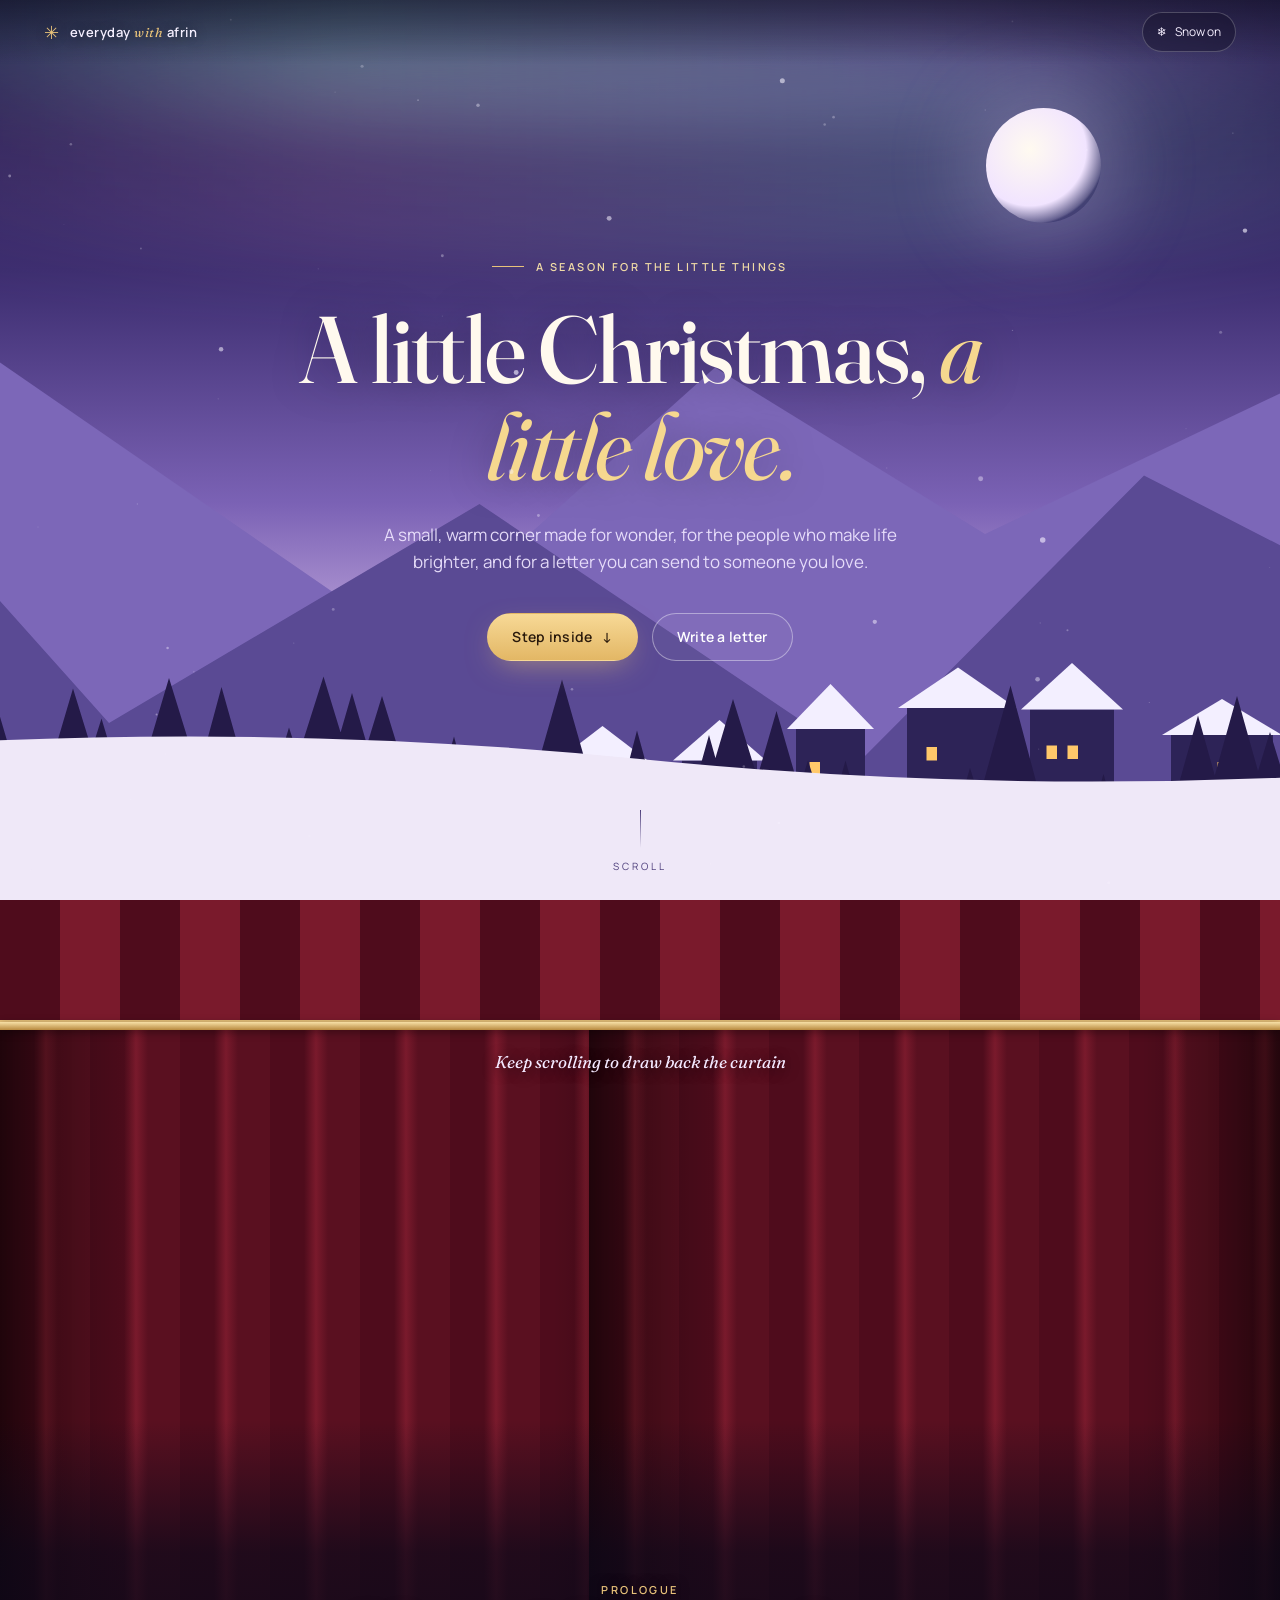
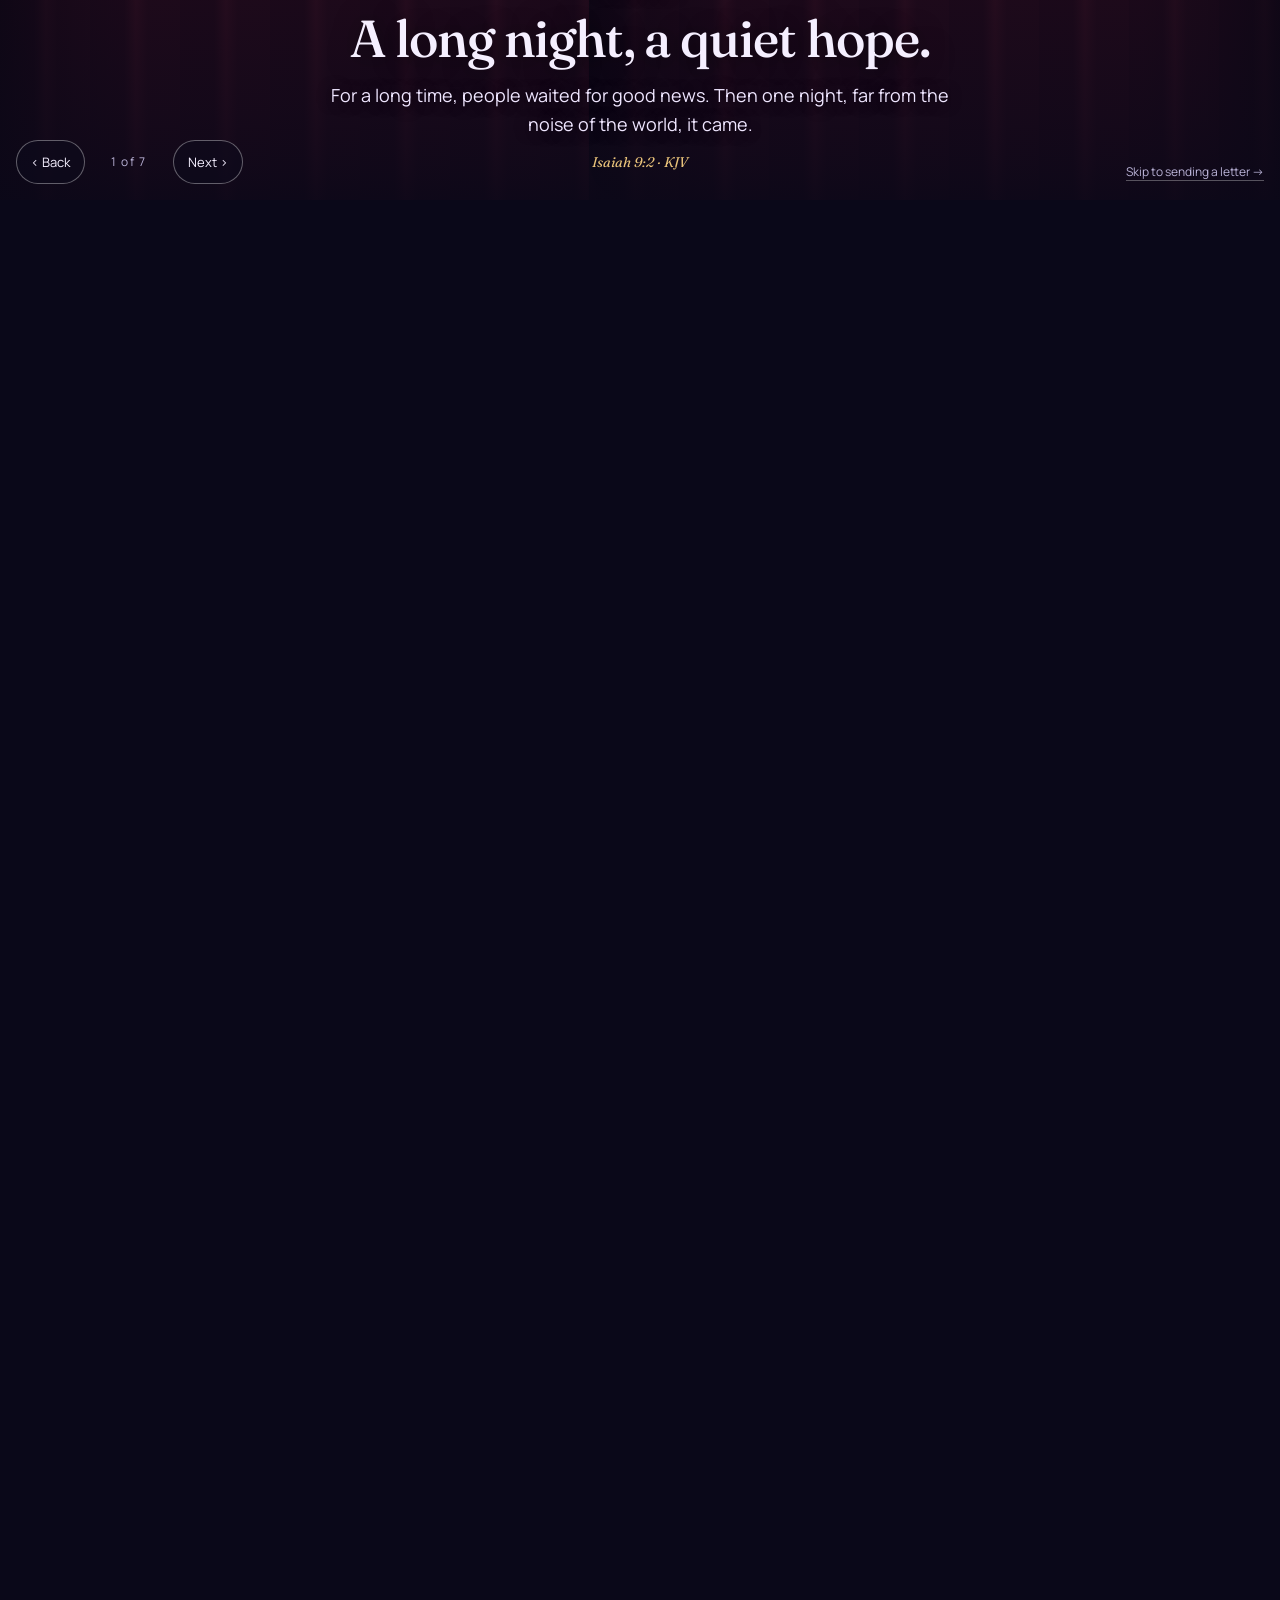
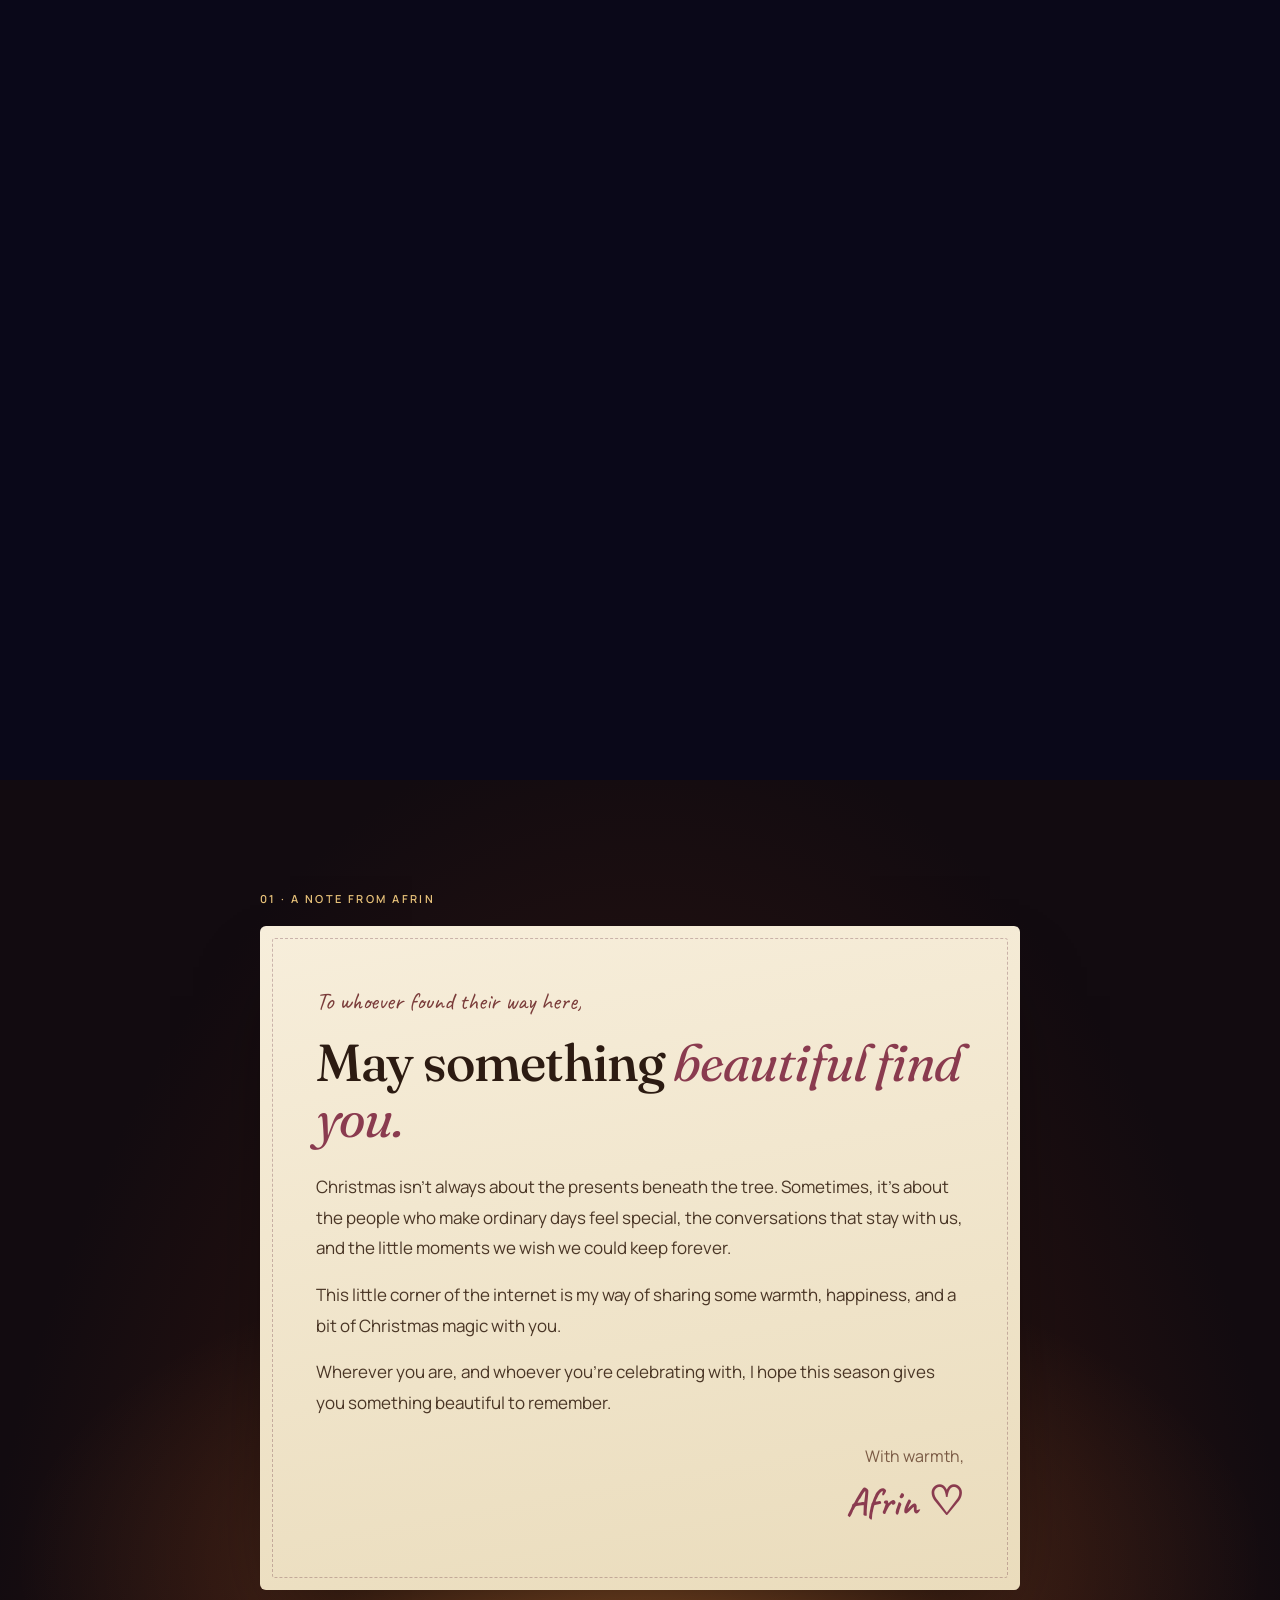
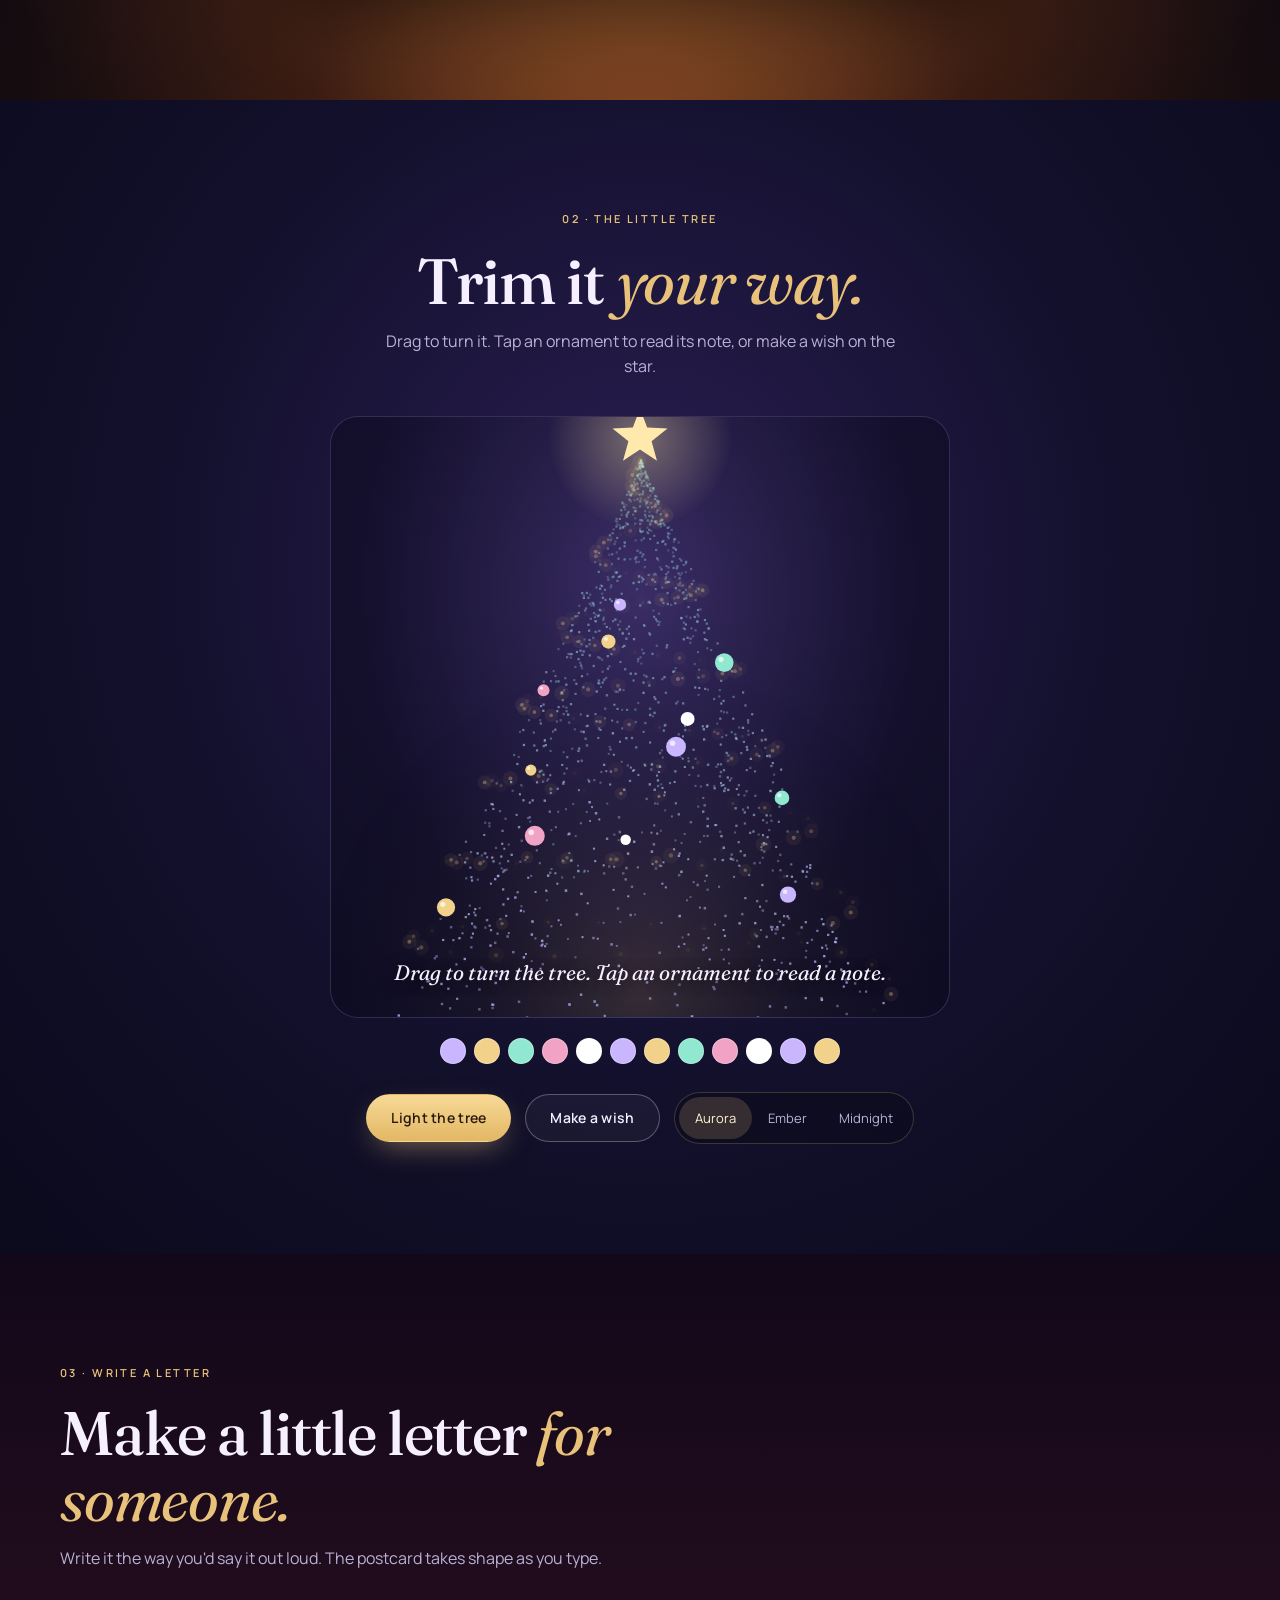
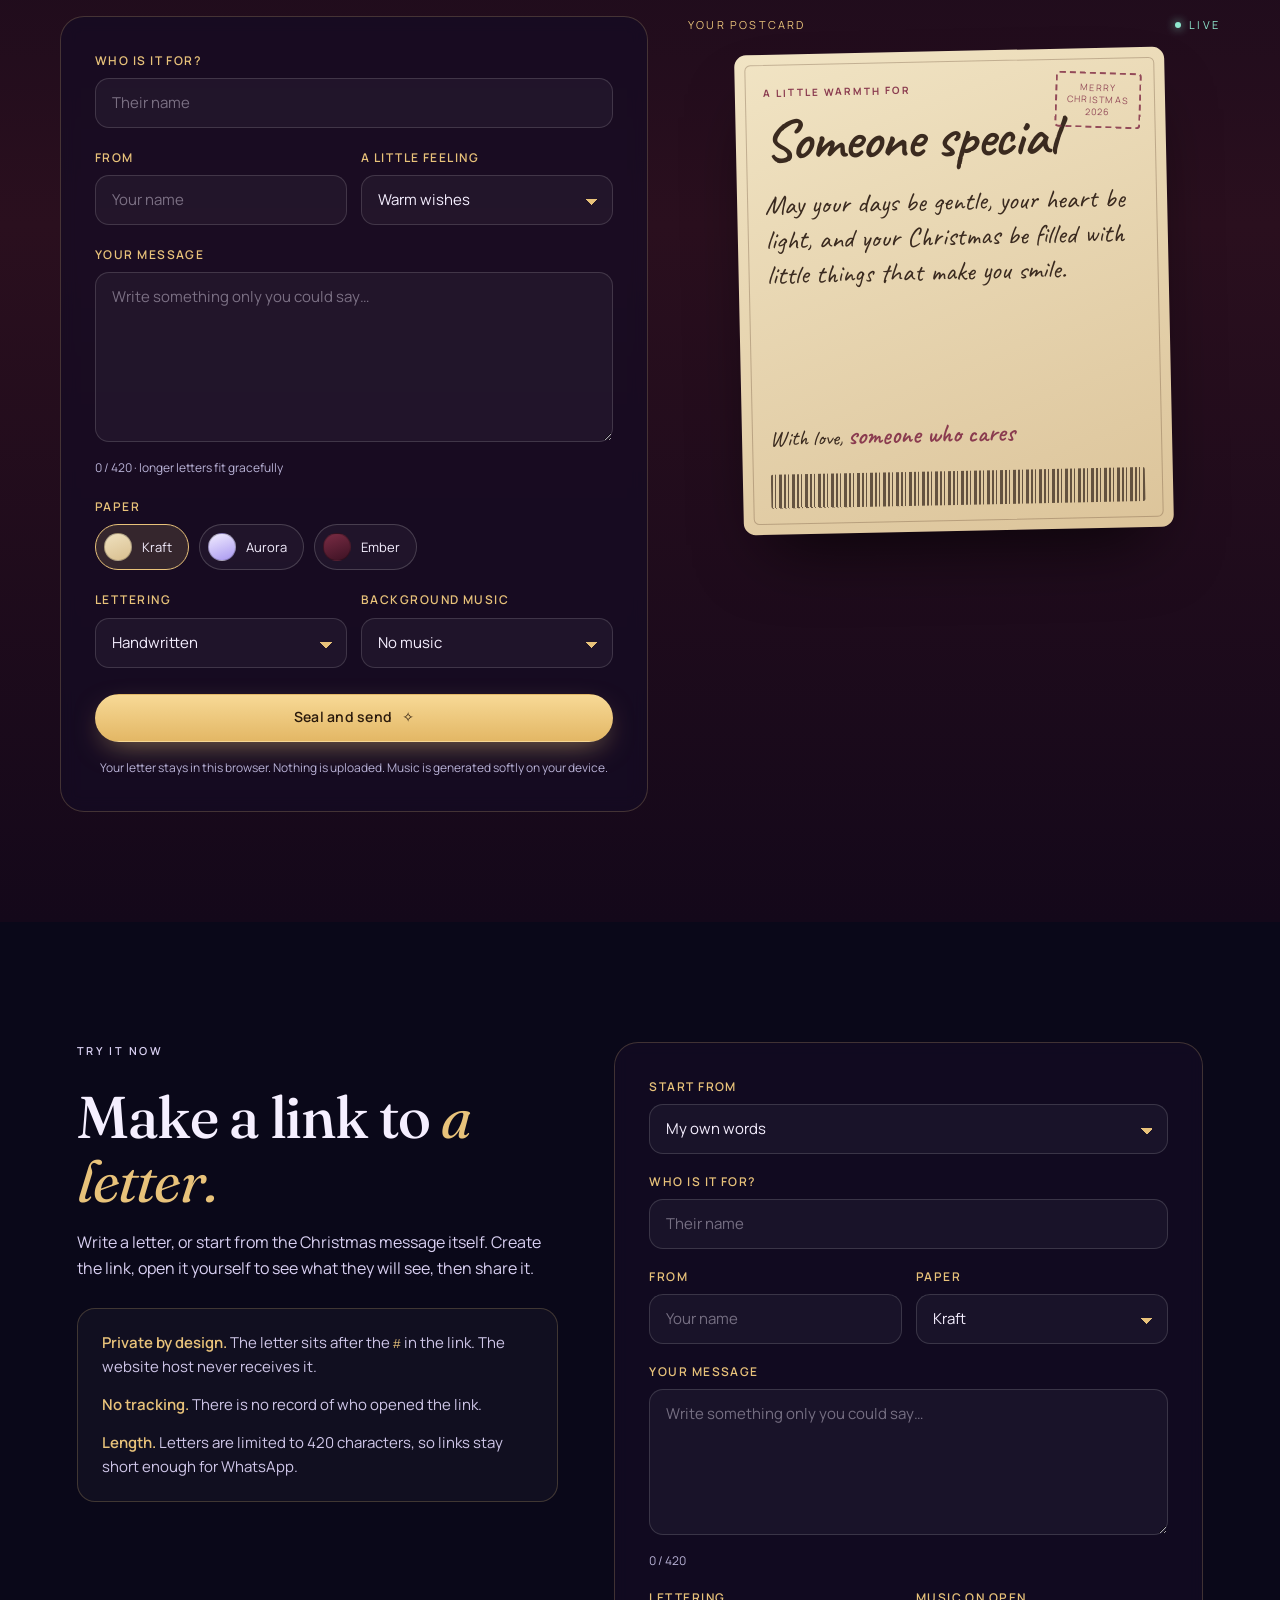
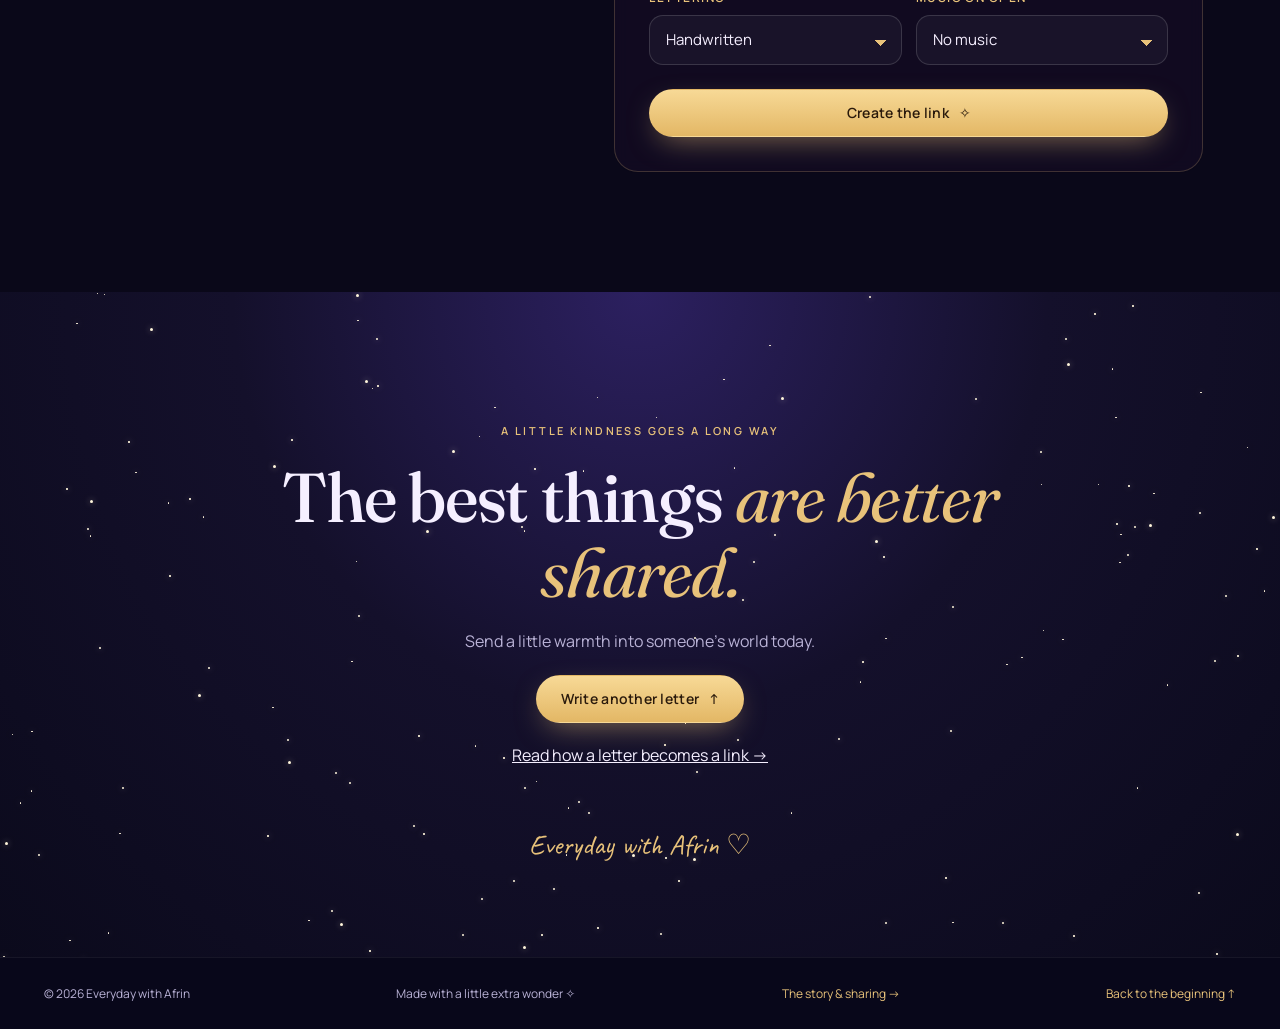
<file: index.html>
<!doctype html>
<html lang="en">
<head>
  <meta charset="utf-8">
  <meta name="viewport" content="width=device-width, initial-scale=1, viewport-fit=cover">
  <meta name="theme-color" content="#0c0a1d">
  <meta name="description" content="A little Christmas, a little love. A winter journey, a little tree to trim, and a letter you can send to someone special.">
  <title>A Little Christmas, A Little Love · Everyday with Afrin</title>
  <link rel="preconnect" href="https://fonts.googleapis.com">
  <link rel="preconnect" href="https://fonts.gstatic.com" crossorigin>
  <link href="https://fonts.googleapis.com/css2?family=Caveat:wght@500;600&family=Fraunces:ital,opsz,wght@0,9..144,400;0,9..144,500;0,9..144,600;1,9..144,400;1,9..144,500&family=Manrope:wght@400;500;600;700&display=swap" rel="stylesheet">
  <link rel="stylesheet" href="css/base.css">
  <link rel="stylesheet" href="css/sections.css">
  <link rel="stylesheet" href="css/studio.css">
  <link rel="stylesheet" href="css/story.css">
  <link rel="stylesheet" href="css/curtain.css">
  <link rel="stylesheet" href="css/reveal.css">
  <link rel="stylesheet" href="css/story.css">
  <link rel="stylesheet" href="css/curtain.css">
</head>
<body>
  <canvas class="snow-canvas" id="snowCanvas" aria-hidden="true"></canvas>

  <header class="topbar">
    <a class="brand" href="#top" aria-label="Everyday with Afrin, back to the top"><span class="brand-star">✳</span><span>everyday <i>with</i> afrin</span></a>
    <button class="snow-toggle" id="snowToggle" type="button" aria-pressed="true"><span aria-hidden="true">❄</span><span class="snow-label">Snow on</span></button>
  </header>

  <main id="top">
    <!-- 1. Welcome: lavender dusk, aurora, a village of warm windows -->
    <section class="hero" id="welcome" data-scene="hero" aria-labelledby="heroTitle">
      <div class="aurora" aria-hidden="true"><span></span><span></span></div>
      <div class="moon" aria-hidden="true"></div>
      <div class="scenery" data-scenery aria-hidden="true">
        <div class="layer" data-gen="ridge" data-seed="5" data-color="#7c67b8" data-top="210" data-base="600"></div>
        <div class="layer" data-gen="ridge" data-seed="12" data-color="#5a4a94" data-top="300" data-base="600"></div>
        <div class="layer" data-gen="village" data-seed="3" data-color="#2d2357" data-roof="#f3efff" data-base="560"></div>
        <div class="layer" data-gen="pines" data-seed="9" data-color="#241a48" data-min="70" data-max="150" data-base="600"></div>
        <div class="layer" data-gen="snowfield" data-color="#efe8f8"></div>
      </div>
      <div class="hero-copy reveal">
        <p class="eyebrow"><span class="rule"></span> A season for the little things</p>
        <h1 id="heroTitle">A little Christmas, <em>a little love.</em></h1>
        <p class="hero-intro">A small, warm corner made for wonder, for the people who make life brighter, and for a letter you can send to someone you love.</p>
        <div class="hero-actions">
          <a class="button button-primary" href="#christmas-note">Step inside <span aria-hidden="true">↓</span></a>
          <a class="button button-ghost" href="#gift-studio">Write a letter</a>
        </div>
      </div>
      <a class="scroll-cue" href="#christmas-note" aria-label="Continue to the note"><span></span>scroll</a>
    </section>


    <!-- Curtain story: velvet parts on scroll, then the Christmas story unfolds -->
    <section class="nativity" id="christmas-story" aria-labelledby="natTitle">
      <div class="nat-sticky">
        <div class="nat-stage">
          <div class="nat-scene s0" data-i="0"><div class="nat-sky"></div><div class="nat-stars" data-stars></div><div class="nat-ground"></div></div><div class="nat-scene s1" data-i="1"><div class="nat-sky"></div><div class="nat-stars"></div><div class="angel" style="left:50%;top:18%"></div><div class="nat-ground"></div></div><div class="nat-scene s2" data-i="2"><div class="nat-sky"></div><div class="nat-stars"></div><svg class="nat-hills" viewBox="0 0 1440 300" preserveAspectRatio="none"><path d="M0 220 Q240 120 480 200 T960 170 T1440 210 L1440 300 L0 300Z" fill="#2a2058"/><path d="M0 260 Q360 190 720 240 T1440 250 L1440 300 L0 300Z" fill="#4a3a7a"/></svg><div class="road"></div><div class="shepherd" style="animation-duration:14s"></div></div><div class="nat-scene s3" data-i="3"><div class="nat-sky"></div><div class="nat-stars"></div><div class="stable"><div class="roof"></div><div class="wall"></div></div><svg class="nat-hills" viewBox="0 0 1440 300" preserveAspectRatio="none"><path d="M0 240 Q300 160 620 230 T1440 220 L1440 300 L0 300Z" fill="#2a2058"/></svg><div class="nat-ground"></div></div><div class="nat-scene s4" data-i="4"><div class="nat-sky"></div><div class="nat-stars"></div><div class="nat-star"><i></i><i></i></div><div class="stable"><div class="roof"></div><div class="wall"></div><div class="glow"></div></div><div class="manger"></div><div class="baby"></div><div class="nat-ground"></div></div><div class="nat-scene s5" data-i="5"><div class="nat-sky"></div><div class="nat-stars"></div><div class="nat-star"><i></i><i></i></div><div class="nat-beam"></div><div class="angel" style="left:30%;top:24%"></div><div class="angel" style="left:70%;top:24%;animation-delay:-3s"></div><div class="shepherd" style="animation-duration:12s;animation-delay:-6s"></div><div class="nat-ground"></div></div><div class="nat-scene s6" data-i="6"><div class="nat-sky"></div><div class="nat-stars"></div><div class="nat-star"><i></i><i></i></div><div class="nat-beam"></div><div class="stable" style="transform:scale(.8);bottom:36%"><div class="roof"></div><div class="wall"></div></div><div class="gifts"><i></i><i></i><i></i></div><div class="nat-ground"></div></div>
          <div class="nat-stars-fixed"></div>
          <div class="nat-bar"></div>
          <div class="curtain curtain-l"></div>
          <div class="curtain curtain-r"></div>
          <div class="valance"></div>
          <div class="rod"></div>
          <p class="nat-hint">Keep scrolling to draw back the curtain</p>
          <div class="nat-text"><div class="nat-line" data-i="0"><p class="ch-num">Prologue</p><h2 id="natTitle">A long night, a quiet hope.</h2><p>For a long time, people waited for good news. Then one night, far from the noise of the world, it came.</p><cite>Isaiah 9:2 · KJV</cite></div><div class="nat-line" data-i="1"><p class="ch-num">Good news</p><h2>An angel brings word.</h2><p>"Fear not, Mary: for thou hast found favour with God. And, behold, thou shalt conceive in thy womb, and bring forth a son, and shalt call his name JESUS."</p><cite>Luke 1:30–31 · KJV</cite></div><div class="nat-line" data-i="2"><p class="ch-num">The road to Bethlehem</p><h2>A long walk in the cold.</h2><p>A long journey on foot, a town full of travellers, and a young family looking for somewhere to rest.</p><cite>Luke 2:4–5</cite></div><div class="nat-line" data-i="3"><p class="ch-num">There was no room</p><h2>Every inn was full.</h2><p>"And she brought forth her firstborn son, and wrapped him in swaddling clothes, and laid him in a manger; because there was no room for them in the inn."</p><cite>Luke 2:7 · KJV</cite></div><div class="nat-line" data-i="4"><p class="ch-num">Born among the animals</p><h2>The Light of the world, quietly.</h2><p>In the humblest place, under a simple roof, the Light of the world arrived. No crowd, no fanfare, only a mother, a father, and a newborn.</p><cite>Luke 2:6–7</cite></div><div class="nat-line" data-i="5"><p class="ch-num">Shepherds in the field</p><h2>Good tidings of great joy.</h2><p>"Fear not: for, behold, I bring you good tidings of great joy, which shall be to all people. For unto you is born this day in the city of David a Saviour, which is Christ the Lord."</p><cite>Luke 2:10–11 · KJV</cite></div><div class="nat-line" data-i="6"><p class="ch-num">Gifts for the child</p><h2>Peace on earth, good will.</h2><p>"Glory to God in the highest, and on earth peace, good will toward men." Wise travellers followed the star and brought gifts. Now pass the warmth on: write someone a letter.</p><cite>Luke 2:14 · KJV · Matthew 2:11</cite></div></div>
          <div class="nat-controls">
            <button type="button" data-nat-prev aria-label="Previous part of the story">‹ Back</button>
            <span class="nat-count" aria-live="polite">1 of 7</span>
            <button type="button" data-nat-next aria-label="Next part of the story">Next ›</button>
          </div>
          <div class="nat-skip"><a href="#send-link">Skip to sending a letter →</a></div>
        </div>
      </div>
    </section>

    <!-- 2. A note from Afrin: a cabin by the fire -->
    <section class="note" id="christmas-note" data-scene="cabin">
      <div class="hearth" aria-hidden="true"></div>
      <div class="note-inner">
        <p class="kicker reveal">01 · A note from Afrin</p>
        <article class="note-card reveal">
          <p class="note-overline">To whoever found their way here,</p>
          <h2>May something <em>beautiful find you.</em></h2>
          <div class="note-body">
            <p>Christmas isn't always about the presents beneath the tree. Sometimes, it's about the people who make ordinary days feel special, the conversations that stay with us, and the little moments we wish we could keep forever.</p>
            <p>This little corner of the internet is my way of sharing some warmth, happiness, and a bit of Christmas magic with you.</p>
            <p>Wherever you are, and whoever you're celebrating with, I hope this season gives you something beautiful to remember.</p>
          </div>
          <p class="signature"><span>With warmth,</span><strong class="hand">Afrin ♡</strong></p>
        </article>
      </div>
    </section>

    <!-- 3. The little tree: a particle tree you can turn, light and wish on -->
    <section class="tree" id="little-tree" data-scene="tree" aria-labelledby="treeTitle">
      <div class="tree-inner">
        <p class="kicker reveal">02 · The little tree</p>
        <div class="tree-heading reveal">
          <h2 id="treeTitle">Trim it <em>your way.</em></h2>
          <p>Drag to turn it. Tap an ornament to read its note, or make a wish on the star.</p>
        </div>
        <div class="tree-frame reveal" data-mood="aurora" id="treeFrame">
          <canvas class="tree-canvas" id="treeCanvas" tabindex="0" role="img" aria-label="A glowing Christmas tree you can turn with a drag or the arrow keys"></canvas>
          <p class="tree-tip" id="treeTip" role="status" aria-live="polite">Drag to turn the tree. Tap an ornament to read a note.</p>
        </div>
        <div class="ornament-dots" id="ornamentDots" role="group" aria-label="Ornaments, each with a note"></div>
        <div class="tree-controls reveal">
          <button class="button button-primary" id="treeLight" type="button" aria-pressed="false">Light the tree</button>
          <button class="button button-ghost" id="treeWish" type="button">Make a wish</button>
          <div class="segmented" role="group" aria-label="Tree mood">
            <button type="button" data-mood-choice="aurora" aria-pressed="true">Aurora</button>
            <button type="button" data-mood-choice="ember" aria-pressed="false">Ember</button>
            <button type="button" data-mood-choice="midnight" aria-pressed="false">Midnight</button>
          </div>
        </div>
      </div>
    </section>

    <!-- 4. Studio: write a letter, watch the postcard take shape -->
    <section class="studio" id="gift-studio" data-scene="studio" aria-labelledby="studioTitle">
      <div class="studio-inner">
        <p class="kicker reveal">03 · Write a letter</p>
        <div class="studio-heading reveal">
          <h2 id="studioTitle">Make a little letter <em>for someone.</em></h2>
          <p>Write it the way you'd say it out loud. The postcard takes shape as you type.</p>
        </div>
        <div class="studio-grid">
          <form class="studio-form panel reveal" id="giftForm" novalidate>
            <label class="field-label" for="recipient">Who is it for?</label>
            <input id="recipient" name="recipient" type="text" maxlength="36" placeholder="Their name" autocomplete="off" required>
            <div class="field-row">
              <div>
                <label class="field-label" for="sender">From</label>
                <input id="sender" name="sender" type="text" maxlength="36" placeholder="Your name" autocomplete="off" required>
              </div>
              <div>
                <label class="field-label" for="occasion">A little feeling</label>
                <select id="occasion" name="occasion">
                  <option value="warmth">Warm wishes</option>
                  <option value="gratitude">Gratitude</option>
                  <option value="joy">Joy &amp; laughter</option>
                  <option value="friendship">Friendship</option>
                  <option value="love">All my love</option>
                </select>
              </div>
            </div>
            <label class="field-label" for="message">Your message</label>
            <textarea id="message" name="message" maxlength="420" rows="6" placeholder="Write something only you could say…" required></textarea>
            <p class="char-count" aria-live="polite"><span id="charCount">0</span> / 420 · longer letters fit gracefully</p>

            <p class="field-label">Paper</p>
            <div class="swatches" role="group" aria-label="Paper colour">
              <button class="swatch active" type="button" data-theme="kraft" aria-pressed="true"><span class="sw sw-kraft"></span>Kraft</button>
              <button class="swatch" type="button" data-theme="aurora" aria-pressed="false"><span class="sw sw-aurora"></span>Aurora</button>
              <button class="swatch" type="button" data-theme="ember" aria-pressed="false"><span class="sw sw-ember"></span>Ember</button>
            </div>

            <div class="field-row">
              <div>
                <label class="field-label" for="typeface">Lettering</label>
                <select id="typeface" name="typeface">
                  <option value="hand">Handwritten</option>
                  <option value="serif">Classic serif</option>
                  <option value="italic">Soft italic</option>
                </select>
              </div>
              <div>
                <label class="field-label" for="music">Background music</label>
                <select id="music" name="music">
                  <option value="none">No music</option>
                  <option value="bells">Gentle bells</option>
                  <option value="pad">Soft pad</option>
                </select>
              </div>
            </div>

            <button class="button button-primary button-block" id="createGift" type="submit">Seal and send <span aria-hidden="true">✧</span></button>
            <p class="privacy">Your letter stays in this browser. Nothing is uploaded. Music is generated softly on your device.</p>
          </form>

          <div class="preview-col reveal">
            <p class="preview-label"><span>Your postcard</span><span class="live"><i></i>live</span></p>
            <div class="postcard theme-kraft type-hand" id="postcard">
              <div class="pc-stamp" aria-hidden="true"><span>Merry</span><span>Christmas</span><span>2026</span></div>
              <p class="pc-kicker" id="pcKicker">A little warmth for</p>
              <h3 class="pc-to" id="pcRecipient">Someone special</h3>
              <p class="pc-message" id="pcMessage">May your days be gentle, your heart be light, and your Christmas be filled with little things that make you smile.</p>
              <p class="pc-sign">With love, <strong id="pcSender">someone who cares</strong></p>
              <div class="pc-barcode" aria-hidden="true"></div>
            </div>
          </div>
        </div>
      </div>
    </section>

    <!-- 4b. Send it as a link -->
    <section class="s-make" id="send-link" aria-labelledby="makeTitle">
      <div class="make-grid">
        <div class="make-copy reveal">
          <p class="kicker">Try it now</p>
          <h2 id="makeTitle">Make a link to <em>a letter.</em></h2>
          <p>Write a letter, or start from the Christmas message itself. Create the link, open it yourself to see what they will see, then share it.</p>
          <div class="facts">
            <p><strong>Private by design.</strong> The letter sits after the <code>#</code> in the link. The website host never receives it.</p>
            <p><strong>No tracking.</strong> There is no record of who opened the link.</p>
            <p><strong>Length.</strong> Letters are limited to 420 characters, so links stay short enough for WhatsApp.</p>
          </div>
        </div>

        <form class="make-form panel reveal" id="linkForm" novalidate>
          <label class="field-label" for="s-preset">Start from</label>
          <select id="s-preset">
            <option value="own">My own words</option>
            <option value="christmas">The Christmas message (Luke 2)</option>
          </select>
          <label class="field-label" for="s-recipient">Who is it for?</label>
          <input id="s-recipient" maxlength="36" placeholder="Their name" autocomplete="off" required>
          <div class="field-row">
            <div>
              <label class="field-label" for="s-sender">From</label>
              <input id="s-sender" maxlength="36" placeholder="Your name" autocomplete="off" required>
            </div>
            <div>
              <label class="field-label" for="s-theme">Paper</label>
              <select id="s-theme">
                <option value="kraft">Kraft</option>
                <option value="aurora">Aurora</option>
                <option value="ember">Ember</option>
              </select>
            </div>
          </div>
          <label class="field-label" for="s-message">Your message</label>
          <textarea id="s-message" maxlength="420" rows="5" placeholder="Write something only you could say…" required></textarea>
          <p class="char-count"><span id="s-count">0</span> / 420</p>
          <div class="field-row">
            <div>
              <label class="field-label" for="s-typeface">Lettering</label>
              <select id="s-typeface">
                <option value="hand">Handwritten</option>
                <option value="serif">Classic serif</option>
                <option value="italic">Soft italic</option>
              </select>
            </div>
            <div>
              <label class="field-label" for="s-music">Music on open</label>
              <select id="s-music">
                <option value="none">No music</option>
                <option value="bells">Gentle bells</option>
                <option value="pad">Soft pad</option>
              </select>
            </div>
          </div>
          <button class="button button-primary button-block" type="submit">Create the link <span aria-hidden="true">✧</span></button>

          <div class="link-out" id="linkOut" hidden>
            <p class="field-label">Your link</p>
            <input id="linkField" readonly aria-label="Share link">
            <div class="link-actions">
              <button class="button button-ghost" id="copyLink" type="button">Copy link</button>
              <a class="button button-share" id="waLink" href="#" target="_blank" rel="noopener noreferrer">Share on WhatsApp</a>
              <button class="button button-ghost" id="previewLink" type="button">Open it as the recipient</button>
            </div>
          </div>
        </form>
      </div>
    </section>

    <!-- 5. Closing: starfield -->
    <section class="closing" data-scene="closing">
      <div class="stars" data-stars aria-hidden="true"></div>
      <div class="closing-inner">
        <p class="eyebrow reveal">A little kindness goes a long way</p>
        <h2 class="reveal">The best things <em>are better shared.</em></h2>
        <p class="closing-copy reveal">Send a little warmth into someone's world today.</p>
        <a class="button button-primary reveal" href="#gift-studio">Write another letter <span aria-hidden="true">↑</span></a>
        <a class="text-link reveal" href="story.html">Read how a letter becomes a link <span aria-hidden="true">→</span></a>
        <p class="sign-off">Everyday with Afrin <span aria-hidden="true">♡</span></p>
      </div>
    </section>
  </main>

  <footer class="footer">
    <span>© 2026 Everyday with Afrin</span>
    <span>Made with a little extra wonder ✧</span>
    <a href="story.html">The story &amp; sharing →</a>
    <a href="#top">Back to the beginning ↑</a>
  </footer>

  <!-- Reveal: a wrapped box, an envelope, a letter -->
  <div class="reveal-modal" id="revealModal" data-step="box" role="dialog" aria-modal="true" aria-labelledby="resultRecipient" aria-hidden="true">
    <div class="modal-backdrop" data-close></div>
    <div class="modal-card">
      <button class="modal-close" id="modalClose" type="button" aria-label="Close">×</button>
      <button class="skip-btn" id="skipReveal" type="button">Skip the magic</button>
      <div class="reveal-stage">
        <div class="gift-stage" id="giftStage">
          <button class="gift-box" id="giftBox" type="button" aria-label="Open the gift">
            <span class="gb-lid"><span class="gb-lid-ribbon"></span></span>
            <span class="gb-body"><span class="gb-ribbon-v"></span><span class="gb-ribbon-h"></span><span class="gb-mono">A·F</span></span>
            <span class="gb-bow" aria-hidden="true"></span>
          </button>
        </div>
        <div class="envelope-stage" id="envelopeStage">
          <button class="envelope" id="envelope" type="button" aria-label="Open the envelope">
            <span class="env-flap"></span>
            <span class="env-body"></span>
            <span class="env-seal">♡</span>
          </button>
        </div>
        <article class="letter theme-kraft type-hand" id="letter" aria-live="polite">
          <p class="letter-to">A little note for</p>
          <h2 id="resultRecipient">You</h2>
          <p class="letter-message" id="resultMessage"></p>
          <p class="letter-sign">With love &amp; warm wishes,<strong id="resultSender"></strong></p>
        </article>
      </div>
      <p class="step-hint" id="stepHint">Tap the box to open it.</p>
      <div class="modal-actions" id="modalActions" hidden>
        <button class="button button-primary" id="downloadCard" type="button">Download the postcard</button>
        <button class="button button-share" id="shareGift" type="button">Share on WhatsApp</button>
        <div class="modal-row">
          <button class="text-btn" id="replayGift" type="button">Replay ↺</button>
          <button class="text-btn" id="muteMusic" type="button" hidden>Mute music</button>
        </div>
      </div>
    </div>
  </div>

  <div class="toast" id="toast" role="status" aria-live="polite"></div>

  <script src="js/app.js" defer></script>
  <script src="js/snow.js" defer></script>
  <script src="js/scenery.js" defer></script>
  <script src="js/tree.js" defer></script>
  <script src="js/studio.js" defer></script>
  <script src="js/reveal.js" defer></script>
  <script src="js/share.js" defer></script>
  <script src="js/curtain.js" defer></script>
  <script src="js/export.js" defer></script>
</body>
</html>
</file>
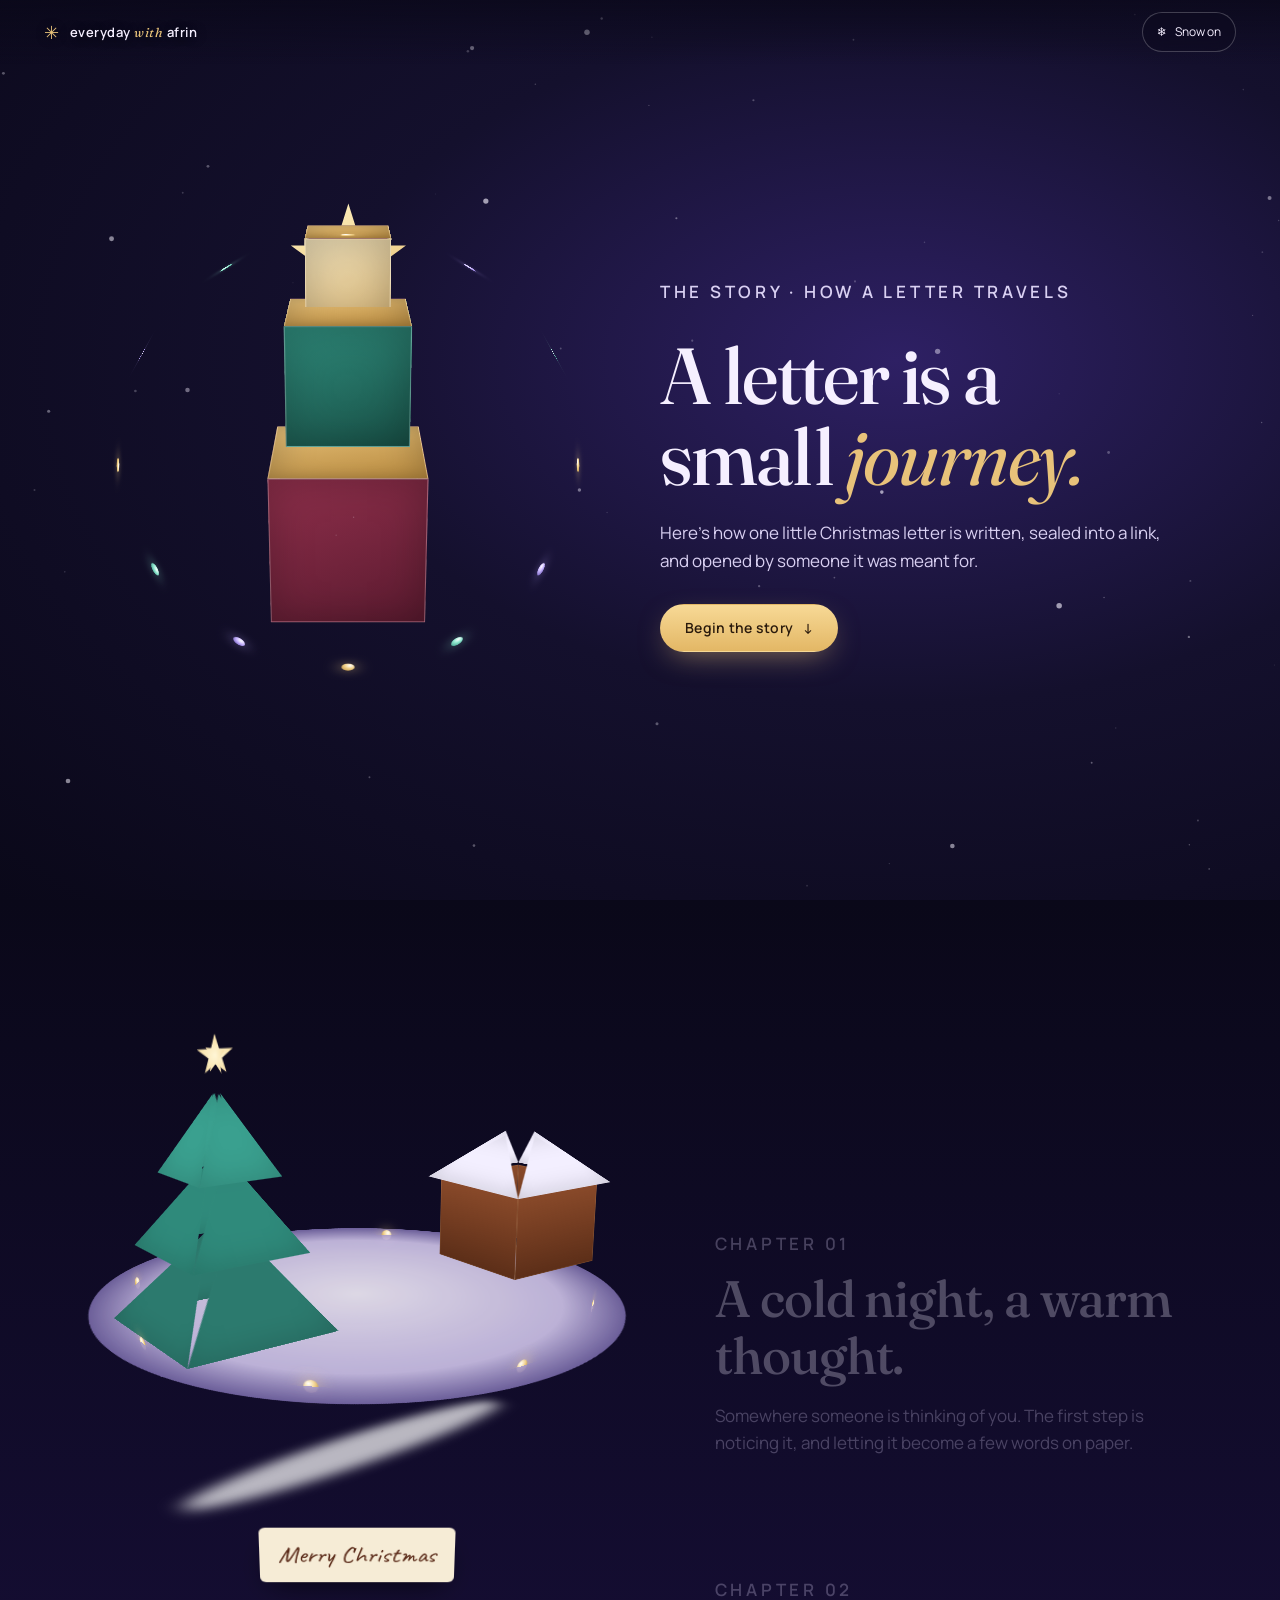
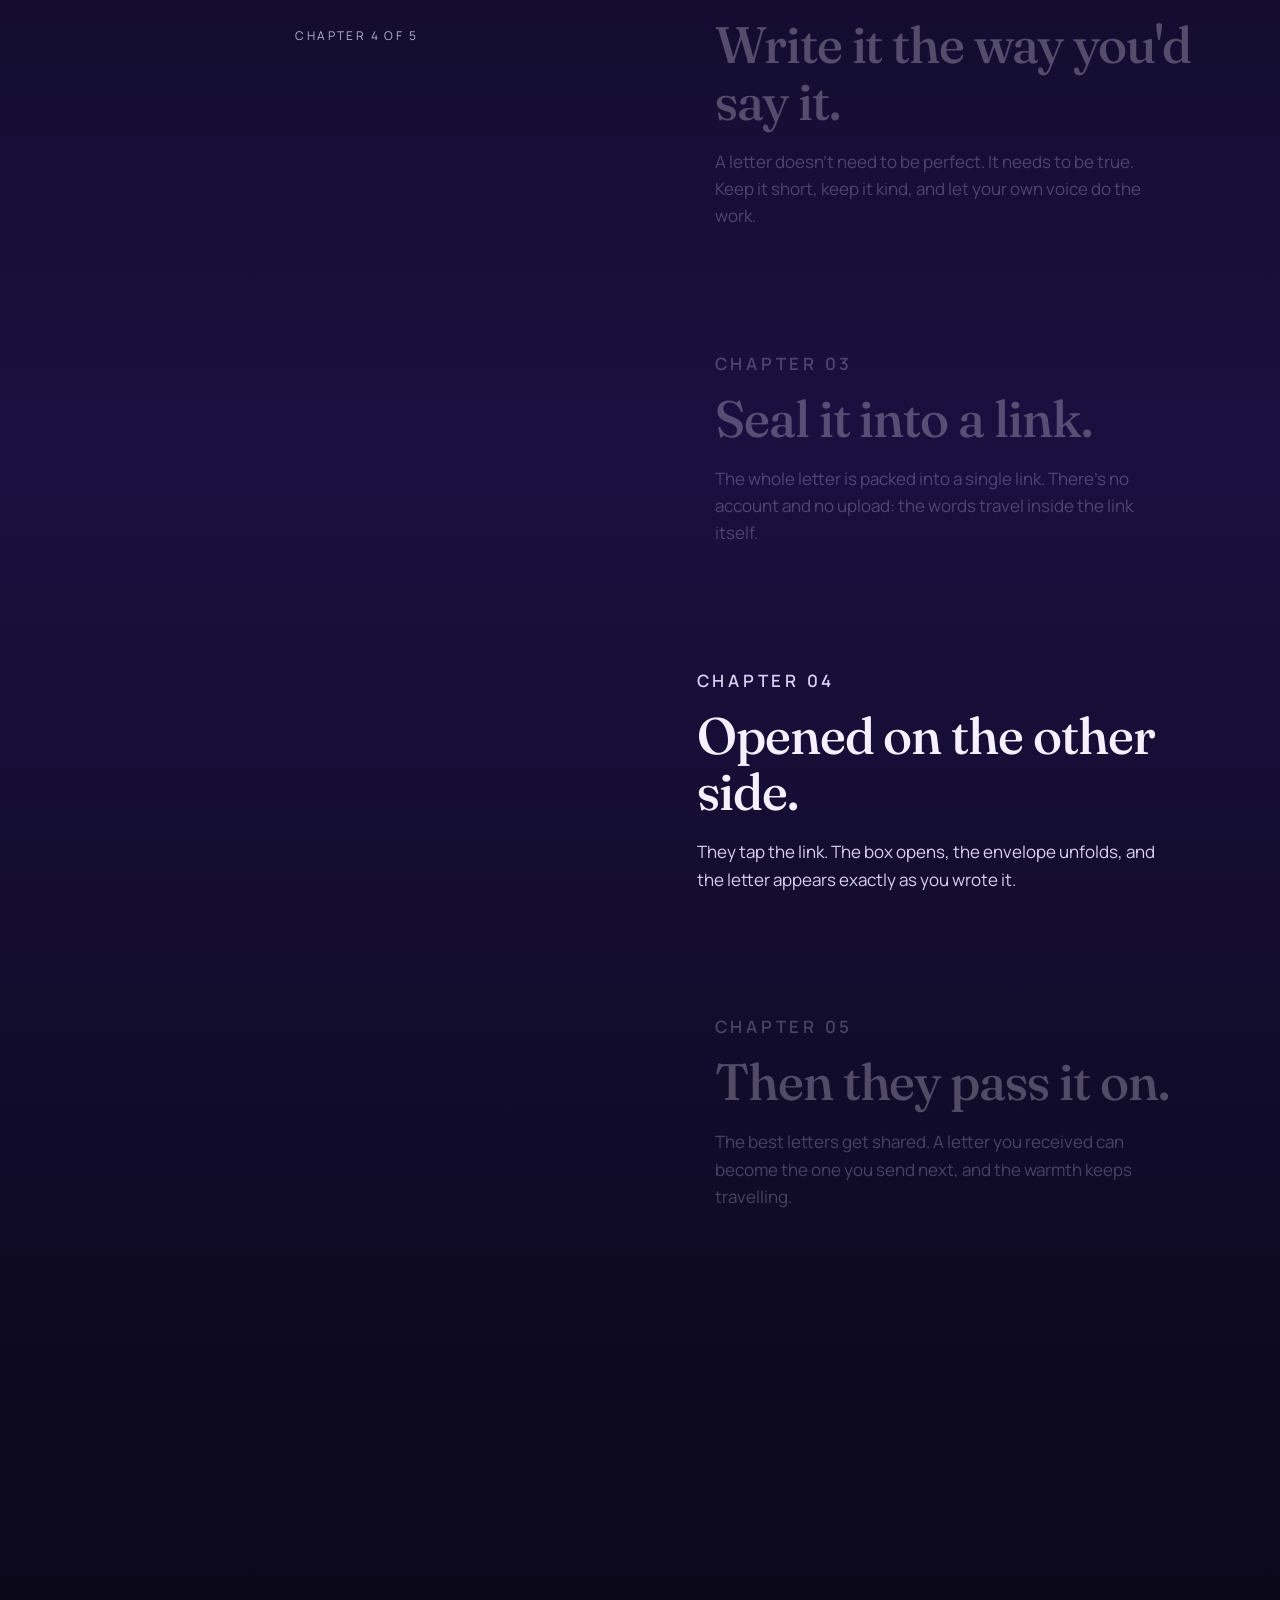
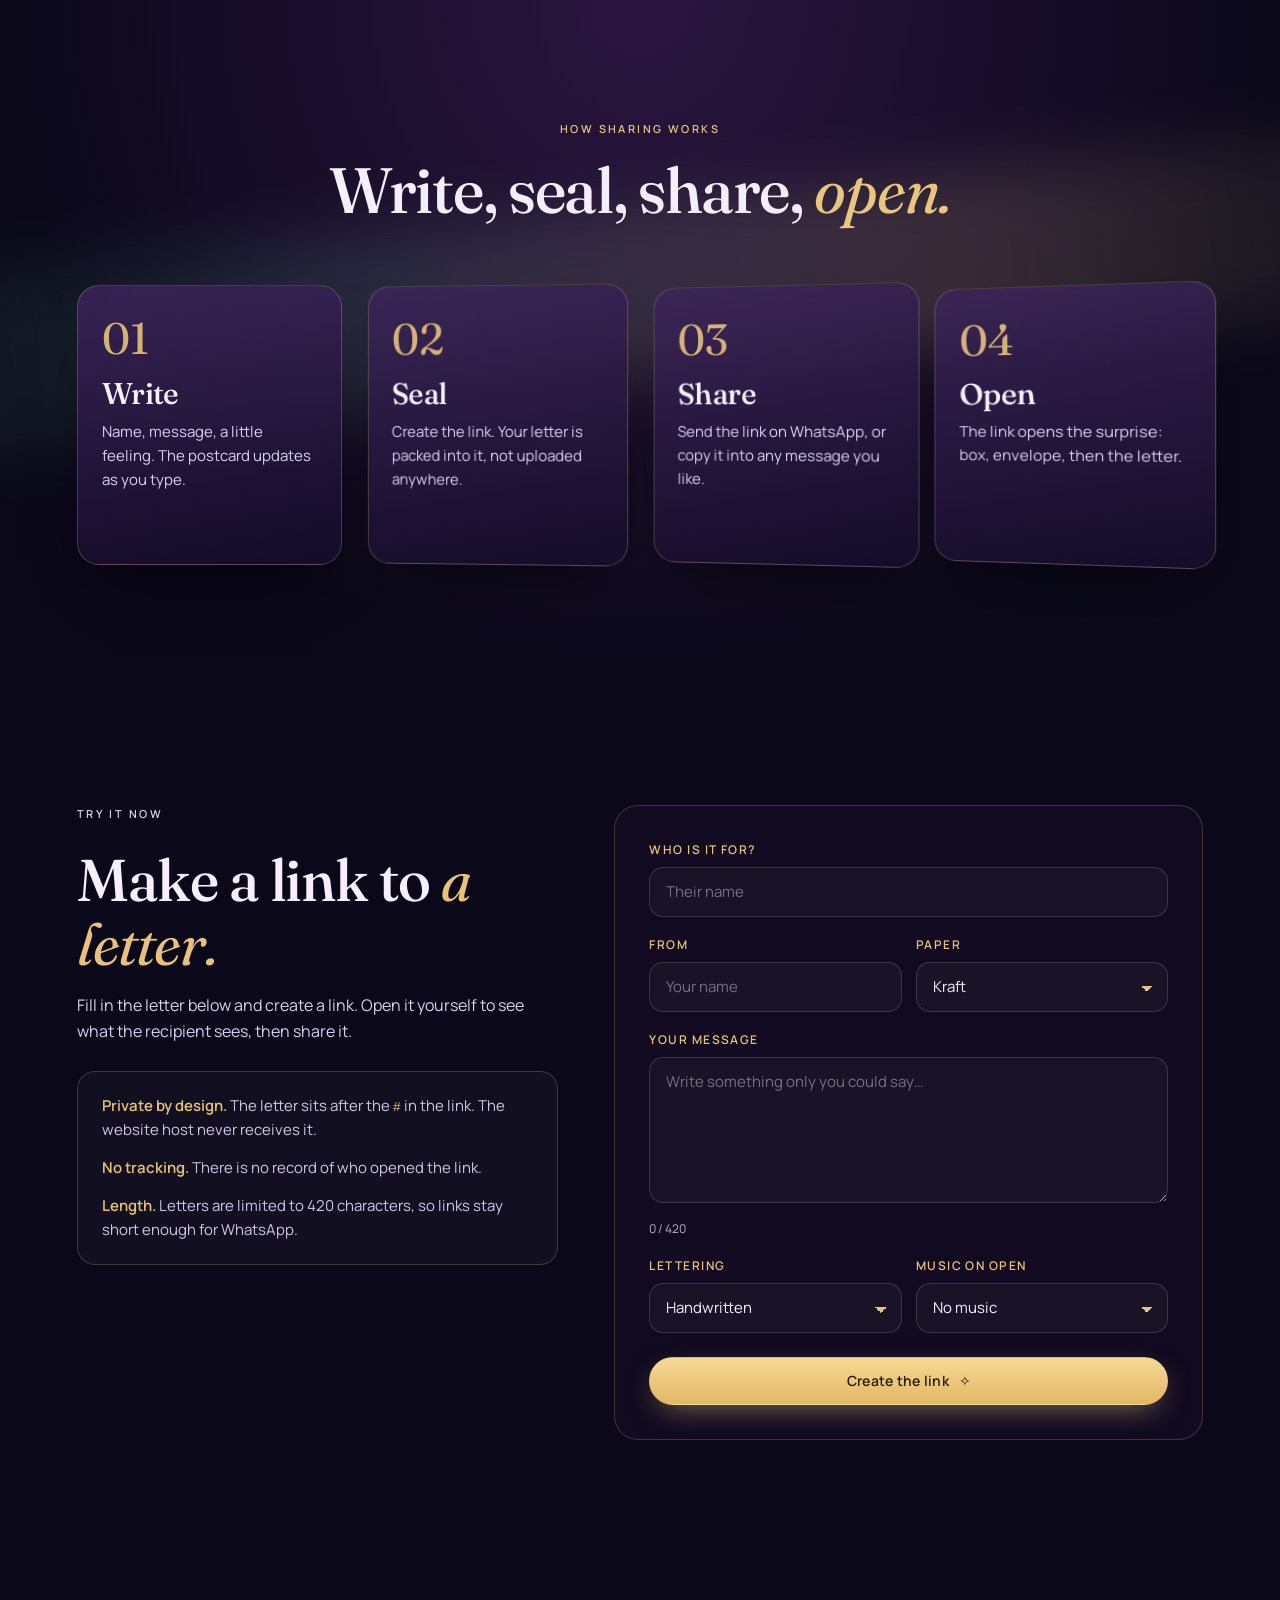
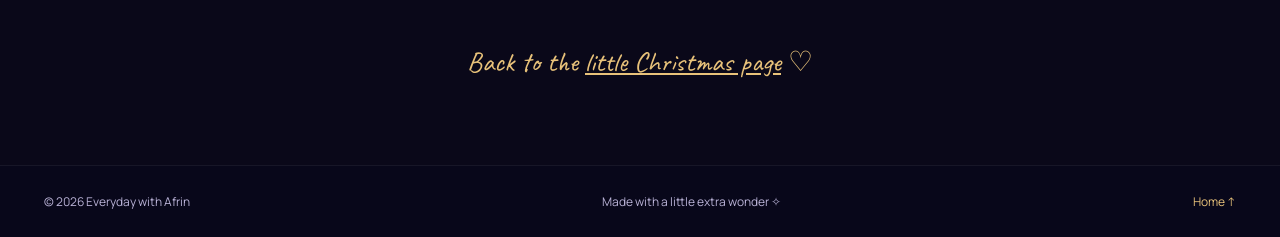
<file: story.html>
<!doctype html>
<html lang="en">
<head>
  <meta charset="utf-8">
  <meta name="viewport" content="width=device-width, initial-scale=1, viewport-fit=cover">
  <meta name="theme-color" content="#0c0a1d">
  <meta name="description" content="The story behind a little letter, and how a letter becomes a link you can share.">
  <title>The Story · A Little Christmas, A Little Love</title>
  <link rel="preconnect" href="https://fonts.googleapis.com">
  <link rel="preconnect" href="https://fonts.gstatic.com" crossorigin>
  <link href="https://fonts.googleapis.com/css2?family=Caveat:wght@500;600&family=Fraunces:ital,opsz,wght@0,9..144,400;0,9..144,500;0,9..144,600;1,9..144,400;1,9..144,500&family=Manrope:wght@400;500;600;700&display=swap" rel="stylesheet">
  <link rel="stylesheet" href="css/base.css">
  <link rel="stylesheet" href="css/reveal.css">
  <link rel="stylesheet" href="css/story.css">
</head>
<body class="story-page">
  <canvas class="snow-canvas" id="snowCanvas" aria-hidden="true"></canvas>

  <header class="topbar">
    <a class="brand" href="index.html" aria-label="Back to the Christmas page"><span class="brand-star">✳</span><span>everyday <i>with</i> afrin</span></a>
    <button class="snow-toggle" id="snowToggle" type="button" aria-pressed="true"><span aria-hidden="true">❄</span><span class="snow-label">Snow on</span></button>
  </header>

  <main>
    <!-- Chapter 0: a 3D hero made of gifts, orbits and a spinning star -->
    <section class="s-hero" aria-labelledby="storyTitle">
      <div class="hero3d" aria-hidden="true">
        <div class="cube-tower">
          <div class="cube c1"><i class="f front"></i><i class="f back"></i><i class="f right"></i><i class="f left"></i><i class="f top"></i><i class="f bottom"></i></div>
          <div class="cube c2"><i class="f front"></i><i class="f back"></i><i class="f right"></i><i class="f left"></i><i class="f top"></i><i class="f bottom"></i></div>
          <div class="cube c3"><i class="f front"></i><i class="f back"></i><i class="f right"></i><i class="f left"></i><i class="f top"></i><i class="f bottom"></i></div>
        </div>
        <div class="ring">
          <span style="--a:0deg"></span><span style="--a:30deg"></span><span style="--a:60deg"></span><span style="--a:90deg"></span><span style="--a:120deg"></span><span style="--a:150deg"></span><span style="--a:180deg"></span><span style="--a:210deg"></span><span style="--a:240deg"></span><span style="--a:270deg"></span><span style="--a:300deg"></span><span style="--a:330deg"></span>
        </div>
        <div class="spin-star"><i></i><i></i></div>
      </div>
      <div class="s-hero-copy reveal">
        <p class="kicker">The story · how a letter travels</p>
        <h1 id="storyTitle">A letter is a small <em>journey.</em></h1>
        <p>Here's how one little Christmas letter is written, sealed into a link, and opened by someone it was meant for.</p>
        <a class="button button-primary" href="#chapters">Begin the story <span aria-hidden="true">↓</span></a>
      </div>
    </section>

    <!-- The chapters: a 3D diorama that turns as you read -->
    <section class="s-story" id="chapters" aria-label="The story in five chapters">
      <div class="story-grid">
        <div class="stage-sticky">
          <div class="diorama" id="diorama" style="--ch:0" aria-hidden="true">
            <div class="world">
              <div class="ground"></div>
              <div class="cabin">
                <div class="box" style="--w:120px;--h:90px;--c:#8a4a2a;--dark:#5c2e18">
                  <i class="wall" style="--a:0deg"></i><i class="wall" style="--a:90deg"></i><i class="wall" style="--a:180deg"></i><i class="wall" style="--a:270deg"></i>
                </div>
                <div class="pyr" style="--w:140px;--h:70px;--y:90px;--c:#f3efff;--tilt:43deg">
                  <i class="face" style="--a:0deg"></i><i class="face" style="--a:90deg"></i><i class="face" style="--a:180deg"></i><i class="face" style="--a:270deg"></i>
                </div>
                <i class="window"></i>
              </div>
              <div class="tree3d">
                <div class="pyr" style="--w:150px;--h:110px;--y:0px;--c:#2c7a6e;--tilt:34deg"><i class="face" style="--a:0deg"></i><i class="face" style="--a:90deg"></i><i class="face" style="--a:180deg"></i><i class="face" style="--a:270deg"></i></div>
                <div class="pyr" style="--w:115px;--h:95px;--y:72px;--c:#2f8a7b;--tilt:31deg"><i class="face" style="--a:0deg"></i><i class="face" style="--a:90deg"></i><i class="face" style="--a:180deg"></i><i class="face" style="--a:270deg"></i></div>
                <div class="pyr" style="--w:80px;--h:80px;--y:140px;--c:#3aa08f;--tilt:27deg"><i class="face" style="--a:0deg"></i><i class="face" style="--a:90deg"></i><i class="face" style="--a:180deg"></i><i class="face" style="--a:270deg"></i></div>
                <div class="tree-star-3d"><i></i><i></i></div>
              </div>
              <div class="orbs">
                <span style="--a:0deg"></span><span style="--a:45deg"></span><span style="--a:90deg"></span><span style="--a:135deg"></span><span style="--a:180deg"></span><span style="--a:225deg"></span><span style="--a:270deg"></span><span style="--a:315deg"></span>
              </div>
              <div class="snow-drift"></div>
            </div>
            <div class="letter3d"><span>Merry Christmas</span></div>
          </div>
          <p class="stage-caption" id="stageCaption">Chapter 1 of 5</p>
        </div>

        <ol class="chapters">
          <li class="chapter is-current" data-ch="0">
            <p class="ch-num">Chapter 01</p>
            <h2>A cold night, a warm thought.</h2>
            <p>Somewhere someone is thinking of you. The first step is noticing it, and letting it become a few words on paper.</p>
          </li>
          <li class="chapter" data-ch="1">
            <p class="ch-num">Chapter 02</p>
            <h2>Write it the way you'd say it.</h2>
            <p>A letter doesn't need to be perfect. It needs to be true. Keep it short, keep it kind, and let your own voice do the work.</p>
          </li>
          <li class="chapter" data-ch="2">
            <p class="ch-num">Chapter 03</p>
            <h2>Seal it into a link.</h2>
            <p>The whole letter is packed into a single link. There's no account and no upload: the words travel inside the link itself.</p>
          </li>
          <li class="chapter" data-ch="3">
            <p class="ch-num">Chapter 04</p>
            <h2>Opened on the other side.</h2>
            <p>They tap the link. The box opens, the envelope unfolds, and the letter appears exactly as you wrote it.</p>
          </li>
          <li class="chapter" data-ch="4">
            <p class="ch-num">Chapter 05</p>
            <h2>Then they pass it on.</h2>
            <p>The best letters get shared. A letter you received can become the one you send next, and the warmth keeps travelling.</p>
          </li>
        </ol>
      </div>
    </section>

    <!-- Sharing: four 3D cards that flip into place -->
    <section class="s-share" aria-labelledby="shareTitle">
      <p class="kicker reveal">How sharing works</p>
      <h2 id="shareTitle" class="reveal">Write, seal, share, <em>open.</em></h2>
      <div class="deck" aria-hidden="false">
        <article class="deck-card tilt" style="--i:0">
          <span class="step-no">01</span><h3>Write</h3><p>Name, message, a little feeling. The postcard updates as you type.</p>
        </article>
        <article class="deck-card tilt" style="--i:1">
          <span class="step-no">02</span><h3>Seal</h3><p>Create the link. Your letter is packed into it, not uploaded anywhere.</p>
        </article>
        <article class="deck-card tilt" style="--i:2">
          <span class="step-no">03</span><h3>Share</h3><p>Send the link on WhatsApp, or copy it into any message you like.</p>
        </article>
        <article class="deck-card tilt" style="--i:3">
          <span class="step-no">04</span><h3>Open</h3><p>The link opens the surprise: box, envelope, then the letter.</p>
        </article>
      </div>
    </section>

    <!-- Make a link -->
    <section class="s-make" id="make-link" aria-labelledby="makeTitle">
      <div class="make-grid">
        <div class="make-copy reveal">
          <p class="kicker">Try it now</p>
          <h2 id="makeTitle">Make a link to <em>a letter.</em></h2>
          <p>Fill in the letter below and create a link. Open it yourself to see what the recipient sees, then share it.</p>
          <div class="facts">
            <p><strong>Private by design.</strong> The letter sits after the <code>#</code> in the link. The website host never receives it.</p>
            <p><strong>No tracking.</strong> There is no record of who opened the link.</p>
            <p><strong>Length.</strong> Letters are limited to 420 characters, so links stay short enough for WhatsApp.</p>
          </div>
        </div>

        <form class="make-form panel reveal" id="linkForm" novalidate>
          <label class="field-label" for="s-recipient">Who is it for?</label>
          <input id="s-recipient" maxlength="36" placeholder="Their name" autocomplete="off" required>
          <div class="field-row">
            <div>
              <label class="field-label" for="s-sender">From</label>
              <input id="s-sender" maxlength="36" placeholder="Your name" autocomplete="off" required>
            </div>
            <div>
              <label class="field-label" for="s-theme">Paper</label>
              <select id="s-theme">
                <option value="kraft">Kraft</option>
                <option value="aurora">Aurora</option>
                <option value="ember">Ember</option>
              </select>
            </div>
          </div>
          <label class="field-label" for="s-message">Your message</label>
          <textarea id="s-message" maxlength="420" rows="5" placeholder="Write something only you could say…" required></textarea>
          <p class="char-count"><span id="s-count">0</span> / 420</p>
          <div class="field-row">
            <div>
              <label class="field-label" for="s-typeface">Lettering</label>
              <select id="s-typeface">
                <option value="hand">Handwritten</option>
                <option value="serif">Classic serif</option>
                <option value="italic">Soft italic</option>
              </select>
            </div>
            <div>
              <label class="field-label" for="s-music">Music on open</label>
              <select id="s-music">
                <option value="none">No music</option>
                <option value="bells">Gentle bells</option>
                <option value="pad">Soft pad</option>
              </select>
            </div>
          </div>
          <button class="button button-primary button-block" type="submit">Create the link <span aria-hidden="true">✧</span></button>

          <div class="link-out" id="linkOut" hidden>
            <p class="field-label">Your link</p>
            <input id="linkField" readonly aria-label="Share link">
            <div class="link-actions">
              <button class="button button-ghost" id="copyLink" type="button">Copy link</button>
              <a class="button button-share" id="waLink" href="#" target="_blank" rel="noopener noreferrer">Share on WhatsApp</a>
              <button class="button button-ghost" id="previewLink" type="button">Open it as the recipient</button>
            </div>
          </div>
        </form>
      </div>
    </section>

    <section class="s-close">
      <p class="sign-off">Back to the <a href="index.html">little Christmas page</a> <span aria-hidden="true">♡</span></p>
    </section>
  </main>

  <footer class="footer">
    <span>© 2026 Everyday with Afrin</span>
    <span>Made with a little extra wonder ✧</span>
    <a href="index.html">Home ↑</a>
  </footer>

  <!-- Reveal modal, shared by the page's own preview and by shared links -->
  <div class="reveal-modal" id="revealModal" data-step="box" role="dialog" aria-modal="true" aria-labelledby="resultRecipient" aria-hidden="true">
    <div class="modal-backdrop" data-close></div>
    <div class="modal-card">
      <button class="modal-close" id="modalClose" type="button" aria-label="Close">×</button>
      <button class="skip-btn" id="skipReveal" type="button">Skip the magic</button>
      <div class="reveal-stage">
        <div class="gift-stage" id="giftStage">
          <button class="gift-box" id="giftBox" type="button" aria-label="Open the gift">
            <span class="gb-lid"><span class="gb-lid-ribbon"></span></span>
            <span class="gb-body"><span class="gb-ribbon-v"></span><span class="gb-ribbon-h"></span><span class="gb-mono">A·F</span></span>
            <span class="gb-bow" aria-hidden="true"></span>
          </button>
        </div>
        <div class="envelope-stage" id="envelopeStage">
          <button class="envelope" id="envelope" type="button" aria-label="Open the envelope">
            <span class="env-flap"></span><span class="env-body"></span><span class="env-seal">♡</span>
          </button>
        </div>
        <article class="letter theme-kraft type-hand" id="letter" aria-live="polite">
          <p class="letter-to">A little note for</p>
          <h2 id="resultRecipient">You</h2>
          <p class="letter-message" id="resultMessage"></p>
          <p class="letter-sign">With love &amp; warm wishes,<strong id="resultSender"></strong></p>
        </article>
      </div>
      <p class="step-hint" id="stepHint">Tap the box to open it.</p>
      <div class="modal-actions" id="modalActions" hidden>
        <button class="button button-primary" id="downloadCard" type="button">Download the postcard</button>
        <button class="button button-share" id="shareGift" type="button">Share on WhatsApp</button>
        <div class="modal-row">
          <button class="text-btn" id="replayGift" type="button">Replay ↺</button>
          <button class="text-btn" id="muteMusic" type="button" hidden>Mute music</button>
        </div>
      </div>
    </div>
  </div>

  <div class="toast" id="toast" role="status" aria-live="polite"></div>

  <script src="js/app.js" defer></script>
  <script src="js/snow.js" defer></script>
  <script src="js/story-3d.js" defer></script>
  <script src="js/share.js" defer></script>
  <script src="js/reveal.js" defer></script>
  <script src="js/export.js" defer></script>
</body>
</html>
</file>
<file: css/base.css>
/* Tokens, reset, type, buttons, motion */
:root{
  --night:#0c0a1d;
  --plum:#1b1433;
  --lavender:#b9a7ff;
  --mint:#8fe8cf;
  --amber:#f5c26b;
  --gold:#e8c27a;
  --cream:#f6ecd6;
  --ink:#f5efff;
  --muted:#b9b2d6;
  --line:rgba(232,194,122,.22);
  --burg:#5c1f33;
  --serif:'Fraunces',Georgia,'Times New Roman',serif;
  --hand:'Caveat','Segoe Script','Bradley Hand',cursive;
  --sans:'Manrope',system-ui,-apple-system,'Segoe UI',Arial,sans-serif;
  --ease:cubic-bezier(.2,.7,.2,1);
}
*,*::before,*::after{box-sizing:border-box}
[hidden]{display:none!important}
html{scroll-behavior:smooth;scroll-padding-top:72px;-webkit-text-size-adjust:100%}
body{margin:0;background:var(--night);color:var(--ink);font-family:var(--sans);font-size:16px;line-height:1.6;-webkit-font-smoothing:antialiased;overflow-x:hidden}
img,svg,canvas{display:block;max-width:100%}
h1,h2,h3{font-family:var(--serif);font-weight:500;letter-spacing:-.02em;margin:0;line-height:1.08}
h1 em,h2 em{color:var(--gold);font-style:italic;font-weight:400}
p{margin:0}
a{color:inherit}
button,input,textarea,select{font:inherit;color:inherit}
.hand{font-family:var(--hand)}

:focus-visible{outline:2px solid var(--gold);outline-offset:3px}

.snow-canvas{position:fixed;inset:0;width:100%;height:100%;pointer-events:none;z-index:30;opacity:.75}

/* Top bar */
.topbar{position:fixed;top:0;left:0;right:0;z-index:40;display:flex;align-items:center;justify-content:space-between;height:64px;padding:0 clamp(18px,4vw,44px);background:linear-gradient(180deg,rgba(12,10,29,.55),rgba(12,10,29,0));pointer-events:none}
.topbar > *{pointer-events:auto}
.brand{display:flex;align-items:center;gap:10px;text-decoration:none;font-size:13px;font-weight:600;letter-spacing:.04em;color:var(--ink);text-shadow:0 1px 12px rgba(0,0,0,.35)}
.brand i{font-family:var(--serif);font-weight:400;font-style:italic;color:var(--gold)}
.brand-star{color:var(--gold);font-size:18px}
.snow-toggle{display:flex;align-items:center;gap:8px;min-height:40px;padding:0 14px;border-radius:40px;border:1px solid rgba(255,255,255,.22);background:rgba(12,10,29,.35);backdrop-filter:blur(10px);-webkit-backdrop-filter:blur(10px);font-size:12px;cursor:pointer}

/* Buttons */
.button{display:inline-flex;align-items:center;justify-content:center;gap:10px;min-height:48px;padding:0 24px;border-radius:999px;text-decoration:none;font-size:14px;font-weight:600;letter-spacing:.02em;cursor:pointer;border:1px solid transparent;transition:transform .35s var(--ease),background .35s,box-shadow .35s,color .35s;-webkit-tap-highlight-color:transparent}
.button:hover{transform:translateY(-2px)}
.button:active{transform:translateY(0) scale(.98)}
.button-primary{background:linear-gradient(180deg,#f7d996,#e3b765);color:#2a1a0c;box-shadow:0 10px 30px -10px rgba(232,194,122,.6)}
.button-primary:hover{box-shadow:0 16px 40px -10px rgba(232,194,122,.75)}
.button-ghost{background:rgba(255,255,255,.04);border-color:rgba(255,255,255,.28);color:var(--ink)}
.button-ghost:hover{background:rgba(255,255,255,.1)}
.button-share{background:#25d366;color:#06220f;font-weight:700}
.button-block{width:100%}
.text-btn{background:none;border:0;padding:10px 6px;min-height:44px;color:var(--muted);font-size:13px;cursor:pointer;text-decoration:underline;text-underline-offset:4px}
.text-btn:hover{color:var(--ink)}

.kicker{font-size:11px;letter-spacing:.22em;text-transform:uppercase;color:var(--gold);font-weight:600;margin-bottom:22px}
.eyebrow{font-size:11px;letter-spacing:.22em;text-transform:uppercase;color:var(--gold);font-weight:600}

/* Reveal on scroll (disabled under reduced motion by JS) */
.reveal{opacity:0;transform:translateY(22px);transition:opacity 1s ease,transform 1s var(--ease)}
.reveal.is-in{opacity:1;transform:none}
.reveal.delay{transition-delay:.15s}

.toast{position:fixed;left:50%;bottom:28px;transform:translate(-50%,20px);max-width:calc(100% - 36px);padding:12px 20px;border-radius:999px;background:rgba(20,16,40,.94);border:1px solid var(--line);color:var(--ink);font-size:14px;opacity:0;pointer-events:none;transition:opacity .4s,transform .4s var(--ease);z-index:200;text-align:center}
.toast.show{opacity:1;transform:translate(-50%,0)}

/* Motion preferences */
@media (prefers-reduced-motion: reduce){
  html{scroll-behavior:auto}
  *,*::before,*::after{animation-duration:.01ms!important;animation-iteration-count:1!important;transition-duration:.01ms!important;scroll-behavior:auto!important}
  .reveal{opacity:1;transform:none}
  .snow-canvas{display:none}
}
</file>
<file: css/sections.css>
/* ---------- 1. Hero: lavender dusk ---------- */
.hero{position:relative;min-height:100svh;min-height:100vh;display:flex;flex-direction:column;justify-content:center;align-items:center;text-align:center;overflow:hidden;padding:120px 22px 110px;background:linear-gradient(180deg,#1c1640 0%,#3b2c6e 30%,#7b62b5 56%,#c7aee0 74%,#f2e9f8 90%,#f7f1fb 100%)}
.aurora{position:absolute;inset:-10% -20% auto;height:52%;pointer-events:none;mix-blend-mode:screen;opacity:.8}
.aurora span{position:absolute;left:0;right:0;height:46%;border-radius:50%;filter:blur(38px);background:linear-gradient(90deg,transparent,rgba(143,232,207,.45),rgba(185,167,255,.4),transparent);animation:drift 16s ease-in-out infinite alternate}
.aurora span:first-child{top:0}
.aurora span:last-child{top:30%;opacity:.7;animation-duration:22s;animation-direction:alternate-reverse;background:linear-gradient(90deg,transparent,rgba(255,170,220,.25),rgba(143,232,207,.35),transparent)}
@keyframes drift{0%{transform:translateX(-6%) scaleY(.9)}100%{transform:translateX(6%) scaleY(1.08)}}
.moon{position:absolute;top:12%;right:14%;width:clamp(70px,9vw,120px);aspect-ratio:1;border-radius:50%;background:radial-gradient(circle at 38% 36%,#fffaf0,#f1e4ff 55%,rgba(241,228,255,.2) 72%,transparent 74%);box-shadow:0 0 80px 18px rgba(230,215,255,.25);pointer-events:none}
.scenery{position:absolute;inset:0;pointer-events:none}
.layer{position:absolute;left:0;right:0;top:0;bottom:0}
.layer svg{position:absolute;left:0;top:0;width:100%;height:100%}
.hero-copy{position:relative;z-index:2;max-width:820px}
.eyebrow.rule-line,.hero .eyebrow{color:#f0dba6;display:inline-flex;align-items:center;gap:12px;margin-bottom:26px}
.rule{display:inline-block;flex-shrink:0;width:32px;height:1px;background:var(--gold)}
.hero h1{font-size:clamp(46px,7.4vw,96px);line-height:1.02;color:#fff9ee;text-shadow:0 2px 40px rgba(20,10,50,.35)}
.hero h1 em{color:#f6d88f}
.hero-intro{margin:26px auto 0;max-width:520px;font-size:clamp(15px,1.5vw,17px);color:#efe6ff;opacity:.92}
.hero-actions{display:flex;flex-wrap:wrap;gap:14px;justify-content:center;margin-top:38px}
.hero .button-ghost{color:#fff;border-color:rgba(255,255,255,.4)}
.scroll-cue{position:absolute;bottom:26px;left:50%;transform:translateX(-50%);z-index:3;font-size:10px;letter-spacing:.3em;text-transform:uppercase;color:#4b3c7a;text-decoration:none;display:flex;flex-direction:column;align-items:center;gap:10px}
.scroll-cue span{display:block;width:1px;height:38px;background:linear-gradient(#4b3c7a,transparent);animation:cue 2.2s ease-in-out infinite}
@keyframes cue{0%,100%{transform:scaleY(.5);opacity:.4}50%{transform:scaleY(1);opacity:1}}

/* ---------- 2. Note: a cabin by the fire ---------- */
.note{position:relative;overflow:hidden;padding:110px 22px;background:radial-gradient(ellipse at 50% 120%,#7a3d1c 0%,#2c1410 38%,#120b10 75%)}
.hearth{position:absolute;left:50%;bottom:-20%;width:120vw;max-width:1300px;height:70%;transform:translateX(-50%);background:radial-gradient(ellipse at center,rgba(255,170,80,.28),rgba(255,140,60,.08) 45%,transparent 68%);animation:flicker 4s ease-in-out infinite;pointer-events:none}
@keyframes flicker{0%,100%{opacity:.8}35%{opacity:1}65%{opacity:.85}}
.note-inner{position:relative;max-width:760px;margin:0 auto}
.note-card{position:relative;padding:clamp(34px,5vw,56px);border-radius:6px;background:linear-gradient(170deg,#f7eedb,#eadcbc);color:#3b2a1d;box-shadow:0 40px 80px -30px rgba(0,0,0,.6)}
.note-card::before{content:"";position:absolute;inset:12px;border:1px dashed rgba(92,31,51,.28);border-radius:3px;pointer-events:none}
.note-overline{font-family:var(--hand);font-size:24px;color:#7a3c3a}
.note-card h2{font-size:clamp(34px,4.6vw,52px);margin:14px 0 26px;color:#2c1b12}
.note-card h2 em{color:#8a3b4f}
.note-body p{font-size:clamp(15px,1.4vw,17px);line-height:1.8;color:#4a3626;margin-bottom:16px}
.signature{display:flex;flex-direction:column;align-items:flex-end;margin-top:26px;font-size:20px}
.signature span{font-size:16px;color:#7a5a44}
.signature strong{font-size:40px;color:#8a3b4f;font-weight:600}

/* ---------- 3. Tree: a particle tree in the dark ---------- */
.tree{position:relative;padding:110px 22px;background:radial-gradient(ellipse at 50% 40%,#2a1d52 0%,#12102b 55%,#0b0a1c 100%);overflow:hidden}
.tree-inner{max-width:1040px;margin:0 auto;text-align:center}
.tree-heading{display:flex;flex-direction:column;align-items:center;gap:14px;margin-bottom:36px}
.tree-heading h2{font-size:clamp(40px,5vw,66px)}
.tree-heading p{max-width:520px;color:var(--muted)}
.tree-frame{position:relative;max-width:620px;margin:0 auto;border-radius:28px;border:1px solid rgba(185,167,255,.2);background:radial-gradient(ellipse at 50% 30%,rgba(185,167,255,.12),rgba(12,10,29,.5) 65%);overflow:hidden;transition:background 1.2s ease,border-color 1.2s ease}
.tree-frame[data-mood=ember]{background:radial-gradient(ellipse at 50% 30%,rgba(255,140,90,.14),rgba(30,8,14,.5) 65%);border-color:rgba(255,160,120,.22)}
.tree-frame[data-mood=midnight]{background:radial-gradient(ellipse at 50% 30%,rgba(140,180,255,.14),rgba(8,12,30,.55) 65%);border-color:rgba(160,195,255,.22)}
.tree-canvas{width:100%;height:min(74vh,600px);min-height:360px;cursor:grab;touch-action:none;outline:none}
.tree-canvas:active{cursor:grabbing}
.tree-canvas:focus-visible{box-shadow:inset 0 0 0 2px var(--gold)}
.tree-tip{position:absolute;left:0;right:0;bottom:16px;padding:0 20px;font-family:var(--serif);font-style:italic;font-size:clamp(17px,2vw,21px);color:#f5efff;text-shadow:0 2px 14px rgba(0,0,0,.6);min-height:56px;display:flex;align-items:center;justify-content:center;pointer-events:none}
.ornament-dots{display:flex;flex-wrap:wrap;gap:8px;justify-content:center;margin:20px auto 0;max-width:560px}
.ornament-dots button{width:26px;height:26px;border-radius:50%;border:1px solid rgba(255,255,255,.3);background:rgba(255,255,255,.06);cursor:pointer;padding:0}
.ornament-dots button:hover{background:rgba(255,255,255,.2)}
.tree-controls{display:flex;flex-wrap:wrap;gap:14px;justify-content:center;align-items:center;margin-top:28px}
.segmented{display:inline-flex;padding:4px;border-radius:999px;border:1px solid var(--line);background:rgba(0,0,0,.2)}
.segmented button{min-height:42px;padding:0 16px;border:0;border-radius:999px;background:transparent;color:var(--muted);font-size:13px;cursor:pointer}
.segmented button[aria-pressed=true]{background:rgba(232,194,122,.18);color:#fff3d0}

/* ---------- 4. Studio ---------- */
.studio{position:relative;padding:110px 22px;background:linear-gradient(180deg,#12081a 0%,#2a0f1e 45%,#14081a 100%);overflow:hidden}
.studio-inner{max-width:1160px;margin:0 auto}
.studio-heading{display:flex;flex-direction:column;gap:14px;margin-bottom:44px;max-width:620px}
.studio-heading h2{font-size:clamp(38px,4.8vw,62px)}
.studio-heading p{color:var(--muted)}
.studio-grid{display:grid;grid-template-columns:1.05fr .95fr;gap:40px;align-items:start}
.panel{padding:clamp(22px,3vw,34px);border-radius:24px;border:1px solid var(--line);background:rgba(20,12,24,.55);backdrop-filter:blur(8px);-webkit-backdrop-filter:blur(8px)}
.field-label{display:block;margin:20px 0 8px;font-size:12px;letter-spacing:.12em;text-transform:uppercase;color:var(--gold);font-weight:600}
.studio-form > .field-label:first-child{margin-top:0}
.studio-form input,.studio-form textarea,.studio-form select{width:100%;min-height:50px;padding:12px 16px;border-radius:14px;border:1px solid rgba(255,255,255,.14);background:rgba(255,255,255,.04);font-size:15px;transition:border-color .3s,background .3s}
.studio-form select{appearance:none;-webkit-appearance:none;padding-right:40px;background-image:linear-gradient(45deg,transparent 50%,var(--gold) 50%),linear-gradient(135deg,var(--gold) 50%,transparent 50%);background-position:calc(100% - 20px) 55%,calc(100% - 14px) 55%;background-size:6px 6px;background-repeat:no-repeat}
.studio-form select option{background:#1d1030;color:var(--ink)}
.studio-form textarea{resize:vertical;min-height:140px;line-height:1.6}
.studio-form input:focus,.studio-form textarea:focus,.studio-form select:focus{outline:none;border-color:rgba(232,194,122,.7);background:rgba(255,255,255,.07)}
.studio-form ::placeholder{color:rgba(245,239,255,.42)}
.field-row{display:grid;grid-template-columns:1fr 1fr;gap:14px}
.char-count{margin-top:8px;font-size:12px;color:var(--muted)}
.swatches{display:flex;gap:10px;flex-wrap:wrap}
.swatch{display:inline-flex;align-items:center;gap:10px;min-height:46px;padding:0 16px 0 8px;border-radius:999px;border:1px solid rgba(255,255,255,.18);background:rgba(255,255,255,.04);font-size:13px;cursor:pointer}
.swatch[aria-pressed=true]{border-color:var(--gold);background:rgba(232,194,122,.14)}
.sw{width:28px;height:28px;border-radius:50%;border:1px solid rgba(0,0,0,.25)}
.sw-kraft{background:linear-gradient(160deg,#efe1bf,#d9bf8f)}
.sw-aurora{background:linear-gradient(160deg,#f1ecff,#a998f0)}
.sw-ember{background:linear-gradient(160deg,#7a2c44,#3d1224)}
.studio-form .button-block{margin-top:26px}
.privacy{margin-top:16px;font-size:12px;color:var(--muted);text-align:center}
.preview-col{position:sticky;top:90px}
.preview-label{display:flex;justify-content:space-between;align-items:center;font-size:11px;letter-spacing:.2em;text-transform:uppercase;color:var(--gold);margin-bottom:18px}
.live{display:inline-flex;align-items:center;gap:8px;color:var(--mint)}
.live i{width:6px;height:6px;border-radius:50%;background:var(--mint);box-shadow:0 0 10px var(--mint);animation:flicker 2s infinite}

/* ---------- 5. Closing ---------- */
.closing{position:relative;overflow:hidden;padding:130px 22px 90px;text-align:center;background:radial-gradient(ellipse at 50% 0%,#2c2060 0%,#14102b 45%,#0b0a1c 100%)}
.stars{position:absolute;inset:0;pointer-events:none}
.closing-inner{position:relative;z-index:1;max-width:720px;margin:0 auto;display:flex;flex-direction:column;align-items:center;gap:20px}
.closing h2{font-size:clamp(40px,5.4vw,70px)}
.closing-copy{color:var(--muted)}
.sign-off{margin-top:34px;font-family:var(--hand);font-size:26px;color:var(--gold)}

/* ---------- Footer ---------- */
.footer{display:flex;flex-wrap:wrap;gap:12px 24px;justify-content:space-between;align-items:center;padding:26px clamp(18px,4vw,44px);font-size:12px;color:var(--muted);background:#08071a;border-top:1px solid rgba(255,255,255,.06)}
.footer a{color:var(--gold);text-decoration:none}

/* ---------- Responsive ---------- */
@media (max-width:900px){
  .studio-grid{grid-template-columns:1fr}
  .preview-col{position:static;order:-1}
}
@media (max-width:600px){
  .hero{padding:110px 18px 120px}
  .hero-actions .button{width:100%}
  .field-row{grid-template-columns:1fr}

  .note-card h2{font-size:34px}
  .signature strong{font-size:34px}
  .tree-canvas{min-height:340px;height:62vh}
  .tree-controls .button{width:100%}
  .segmented{width:100%}
  .segmented button{flex:1;padding:0 8px;font-size:12px}
}

/* Scenery details */
.lamp{fill:#ffc86a;animation:lampGlow 4.5s ease-in-out infinite}
.lamp.dim{fill:#5b4a8a;animation:none}
@keyframes lampGlow{0%,100%{opacity:.8}50%{opacity:1}}
@keyframes twinkle{0%,100%{opacity:.25;transform:scale(.8)}50%{opacity:1;transform:scale(1.2)}}
@media (prefers-reduced-motion: reduce){.lamp,.twinkle{animation:none!important}}
</file>
<file: css/studio.css>
/* Postcard preview: paper and ink come from the theme, lettering from the type choice */
.postcard{position:relative;width:min(100%,430px);min-height:480px;margin:0 auto;padding:30px 28px 26px;border-radius:12px;background:var(--pc-bg);color:var(--pc-ink);box-shadow:0 36px 70px -26px rgba(0,0,0,.7);transform:rotate(-1.2deg);transition:background .6s ease,color .6s ease;display:flex;flex-direction:column}
.postcard::before{content:"";position:absolute;inset:10px;border:1px solid var(--pc-rule);border-radius:6px;pointer-events:none}
.theme-kraft{--pc-bg:linear-gradient(160deg,#f1e4c4,#dcc49a);--pc-ink:#3a2a1f;--pc-accent:#8a3b4f;--pc-rule:rgba(90,60,40,.3)}
.theme-aurora{--pc-bg:linear-gradient(160deg,#f5f1ff,#d9cdfd);--pc-ink:#2a2160;--pc-accent:#2f8f7b;--pc-rule:rgba(42,33,96,.25)}
.theme-ember{--pc-bg:linear-gradient(160deg,#6e2540,#3a1224);--pc-ink:#f7e6cf;--pc-accent:#e8c27a;--pc-rule:rgba(232,194,122,.35)}
.pc-stamp{position:absolute;top:24px;right:24px;width:86px;padding:8px 6px;border:2px dashed var(--pc-accent);border-radius:4px;display:flex;flex-direction:column;align-items:center;font-size:9px;letter-spacing:.14em;text-transform:uppercase;text-align:center;line-height:1.35;color:var(--pc-accent);transform:rotate(3deg);opacity:.9}
.pc-kicker{font-size:10px;letter-spacing:.2em;text-transform:uppercase;color:var(--pc-accent);font-weight:700;padding-right:96px}
.pc-to{margin-top:10px;font-family:var(--serif);font-size:clamp(34px,4.6vw,46px);font-weight:500;color:var(--pc-ink);line-height:1.05;word-break:break-word}
.pc-message{margin-top:16px;flex:1;white-space:pre-line;color:var(--pc-ink)}
.postcard.type-hand .pc-to{font-family:var(--hand);font-size:clamp(44px,5.6vw,58px);font-weight:600}
.postcard.type-hand .pc-message{font-family:var(--hand);font-size:27px;line-height:1.3}
.postcard.type-serif .pc-to{font-family:var(--serif)}
.postcard.type-serif .pc-message{font-family:var(--serif);font-size:18px;line-height:1.6}
.postcard.type-italic .pc-to{font-family:var(--serif);font-style:italic;font-weight:400}
.postcard.type-italic .pc-message{font-family:var(--serif);font-style:italic;font-size:19px;line-height:1.6}
.postcard.is-long.type-hand .pc-message{font-size:22px;line-height:1.25}
.postcard.is-long.type-serif .pc-message,.postcard.is-long.type-italic .pc-message{font-size:15px;line-height:1.5}
.pc-sign{margin-top:14px;font-family:var(--hand);font-size:22px;color:var(--pc-ink)}
.pc-sign strong{font-weight:600;color:var(--pc-accent);font-size:26px}
.pc-barcode{margin-top:16px;height:34px;background:repeating-linear-gradient(90deg,var(--pc-ink) 0 2px,transparent 2px 4px,var(--pc-ink) 4px 5px,transparent 5px 8px,var(--pc-ink) 8px 11px,transparent 11px 13px);opacity:.75;border-radius:2px}
</file>
<file: css/story.css>
/* The story page: 3D structure, scroll-driven motion, and the link maker */
@property --ch{syntax:'<number>';inherits:true;initial-value:0}
@property --p{syntax:'<number>';inherits:true;initial-value:0}

.story-page{background:#0a0819;overflow-x:hidden}
.story-page .topbar{background:linear-gradient(180deg,rgba(10,8,25,.7),rgba(10,8,25,0))}
.kicker{font-size:11px;letter-spacing:.22em;text-transform:uppercase;color:var(--gold);font-weight:600;margin-bottom:18px}
h2 em,h1 em{color:var(--gold);font-style:italic;font-weight:400}
code{font-family:ui-monospace,Menlo,Consolas,monospace;font-size:.9em;color:var(--gold)}

/* ---------- 0. Hero: 3D gifts, orbit and a star ---------- */
.s-hero{position:relative;min-height:100vh;min-height:100svh;display:grid;grid-template-columns:1fr 1fr;align-items:center;gap:40px;padding:110px clamp(22px,6vw,90px) 80px;overflow:hidden;background:radial-gradient(ellipse at 70% 40%,#2e2064 0%,#14102d 45%,#0a0819 100%)}
.hero3d{position:relative;height:min(64vh,560px);perspective:1100px;perspective-origin:50% 40%;transform-style:preserve-3d}
.s-hero-copy{max-width:520px}
.s-hero-copy h1{font-size:clamp(44px,6.2vw,84px);line-height:1.02;margin-bottom:22px}
.s-hero-copy p{color:#d9d0f2;margin-bottom:30px;font-size:17px}

.cube-tower{position:absolute;left:50%;top:50%;width:0;height:0;transform-style:preserve-3d;transform:translate(-50%,-50%) rotateX(-18deg)}
.cube{position:absolute;left:0;top:0;width:var(--s);height:var(--s);transform-style:preserve-3d;animation:spin3d 14s linear infinite}
.cube.c1{--s:150px;transform:translate3d(calc(var(--s) / -2),calc(var(--s) / -2 + 60px),0);animation-duration:16s}
.cube.c2{--s:112px;transform:translate3d(-56px,calc(-56px - 110px),40px);animation-duration:11s;animation-direction:reverse}
.cube.c3{--s:80px;transform:translate3d(-40px,calc(-40px - 190px),-20px);animation-duration:8s}
.cube .f{position:absolute;left:0;top:0;width:100%;height:100%;display:block;border:1px solid rgba(255,255,255,.25);box-shadow:inset 0 0 40px rgba(0,0,0,.25)}
.cube .front{transform:translateZ(calc(var(--s) / 2));background:linear-gradient(160deg,#8e2f4b,#5a1a2f)}
.cube .back{transform:rotateY(180deg) translateZ(calc(var(--s) / 2));background:linear-gradient(160deg,#6c2440,#43152a)}
.cube .right{transform:rotateY(90deg) translateZ(calc(var(--s) / 2));background:linear-gradient(160deg,#7b2a46,#4a1528)}
.cube .left{transform:rotateY(-90deg) translateZ(calc(var(--s) / 2));background:linear-gradient(160deg,#7b2a46,#4a1528)}
.cube .top{transform:rotateX(90deg) translateZ(calc(var(--s) / 2));background:linear-gradient(160deg,#e8c27a,#b88a3f)}
.cube .bottom{transform:rotateX(-90deg) translateZ(calc(var(--s) / 2));background:#3a1020}
.cube.c2 .front{background:linear-gradient(160deg,#2f8a7b,#185046)}
.cube.c2 .right,.cube.c2 .left{background:linear-gradient(160deg,#2a7a6c,#144039)}
.cube.c3 .front{background:linear-gradient(160deg,#f3e3bb,#d7b679)}
.cube.c3 .right,.cube.c3 .left{background:linear-gradient(160deg,#e9d3a2,#c7a467)}
@keyframes spin3d{from{transform:translate3d(var(--tx,0),var(--ty,0),var(--tz,0)) rotateX(0) rotateY(0)}to{transform:translate3d(var(--tx,0),var(--ty,0),var(--tz,0)) rotateX(360deg) rotateY(360deg)}}
.cube.c1{--tx:-75px;--ty:-15px;--tz:0}
.cube.c2{--tx:-56px;--ty:-166px;--tz:40px}
.cube.c3{--tx:-40px;--ty:-230px;--tz:-20px}

.ring{position:absolute;left:50%;top:50%;width:0;height:0;transform-style:preserve-3d;animation:ringSpin 18s linear infinite;transform:rotateX(72deg)}
.ring span{position:absolute;left:-7px;top:-7px;width:14px;height:14px;border-radius:50%;background:radial-gradient(circle at 35% 30%,#fff,#f2d28b 40%,#b68a3a);box-shadow:0 0 18px rgba(242,210,140,.7);transform:rotateY(var(--a)) translateZ(230px)}
.ring span:nth-child(3n){background:radial-gradient(circle at 35% 30%,#fff,#8fe8cf 40%,#2f8a7b);box-shadow:0 0 18px rgba(143,232,207,.6)}
.ring span:nth-child(3n+2){background:radial-gradient(circle at 35% 30%,#fff,#c9b6ff 40%,#5b47a8);box-shadow:0 0 18px rgba(185,167,255,.6)}
@keyframes ringSpin{from{transform:rotateX(72deg) rotateZ(0)}to{transform:rotateX(72deg) rotateZ(360deg)}}

.spin-star{position:absolute;left:50%;top:14%;width:0;height:0;transform-style:preserve-3d;animation:starTurn 6s linear infinite}
.spin-star i{position:absolute;left:-60px;top:-60px;width:120px;height:120px;clip-path:polygon(50% 0,61% 35%,98% 35%,68% 57%,79% 91%,50% 70%,21% 91%,32% 57%,2% 35%,39% 35%);background:linear-gradient(160deg,#fff3c4,#e3b765);filter:drop-shadow(0 0 16px rgba(255,220,140,.7))}
.spin-star i:last-child{transform:rotateY(90deg)}
@keyframes starTurn{from{transform:translateX(-50%) rotateY(0)}to{transform:translateX(-50%) rotateY(360deg)}}

/* ---------- 1. Chapters: a 3D diorama that turns with your scroll ---------- */
.s-story{position:relative;padding:60px clamp(22px,6vw,90px) 120px;background:linear-gradient(180deg,#0a0819,#1a1040 50%,#0a0819)}
.story-grid{display:grid;grid-template-columns:1.05fr .95fr;gap:60px;max-width:1240px;margin:0 auto}
.stage-sticky{position:sticky;top:90px;height:calc(100vh - 140px);min-height:520px;display:flex;flex-direction:column;justify-content:center}
.diorama{position:relative;height:min(62vh,520px);perspective:1000px;perspective-origin:50% 35%}
.world{position:absolute;left:50%;top:50%;width:0;height:0;transform-style:preserve-3d;transform:rotateX(-14deg) rotateY(calc(var(--ch) * 72deg));transition:transform 1.4s cubic-bezier(.2,.7,.2,1)}
@supports not (transform-style:preserve-3d){.world{transform:rotateX(-14deg)}}
.ground{position:absolute;left:-260px;top:-260px;width:520px;height:520px;border-radius:50%;background:radial-gradient(circle,#f4eefb 0%,#cfc3ea 55%,#5e4f94 75%);transform:rotateX(90deg) translateZ(0);opacity:.9}
.cabin{position:absolute;left:-220px;top:0;width:0;height:0;transform-style:preserve-3d}
.box{position:absolute;left:0;bottom:0;width:0;height:0;transform-style:preserve-3d}
.box .wall{position:absolute;left:calc(var(--w) / -2);bottom:0;width:var(--w);height:var(--h);background:linear-gradient(180deg,var(--c),var(--dark));transform-origin:50% 100%;transform:rotateY(var(--a)) translateZ(calc(var(--w) / 2));box-shadow:inset 0 0 0 1px rgba(255,220,160,.12)}
.window{position:absolute;left:-30px;top:-30px;width:24px;height:24px;background:#ffc86a;box-shadow:0 0 30px 8px rgba(255,200,110,.55);transform:translateZ(70px);border-radius:3px}
.pyr{position:absolute;left:50%;bottom:var(--y);width:0;height:0;transform-style:preserve-3d}
.pyr .face{position:absolute;left:calc(var(--w) / -2);bottom:0;width:var(--w);height:var(--h);background:var(--c);clip-path:polygon(50% 0,100% 100%,0 100%);transform-origin:50% 100%;transform:rotateY(var(--a)) translateZ(calc(var(--w) / 2)) rotateX(var(--tilt));box-shadow:inset 0 0 30px rgba(0,0,0,.18)}
.tree3d{position:absolute;left:150px;top:0;width:0;height:0;transform-style:preserve-3d}
.tree-star-3d{position:absolute;left:-18px;top:-262px;width:36px;height:36px;transform-style:preserve-3d;animation:starTurn 5s linear infinite}
.tree-star-3d i{position:absolute;inset:0;background:radial-gradient(circle,#fff6d6,#f2d28b);clip-path:polygon(50% 0,61% 35%,98% 35%,68% 57%,79% 91%,50% 70%,21% 91%,32% 57%,2% 35%,39% 35%)}
.tree-star-3d i:last-child{transform:rotateY(90deg)}
.orbs{position:absolute;left:0;top:0;width:0;height:0;transform-style:preserve-3d;animation:ringSpin 12s linear infinite}
.orbs span{position:absolute;left:-6px;top:-6px;width:12px;height:12px;border-radius:50%;background:radial-gradient(circle at 35% 30%,#fff,#f2d28b 45%,#9b7230);box-shadow:0 0 14px rgba(242,210,140,.7);transform:rotateY(var(--a)) translateZ(230px) rotateX(-10deg)}
.snow-drift{position:absolute;left:-200px;top:140px;width:400px;height:60px;border-radius:50%;background:rgba(255,255,255,.7);filter:blur(10px);transform:rotateX(90deg)}
.letter3d{position:absolute;left:50%;bottom:-6px;transform:translateX(-50%);padding:10px 18px;border-radius:6px;background:#f6ecd6;color:#5a2a18;font-family:var(--hand);font-size:26px;box-shadow:0 14px 30px -10px rgba(0,0,0,.6);transform-style:preserve-3d;animation:envFloat 4s ease-in-out infinite;transform:translateX(-50%) rotateX(-18deg) translateZ(40px)}
.letter3d span{display:block}
@keyframes envFloat{0%,100%{transform:translateX(-50%) rotateX(-18deg) rotateY(-6deg) translateZ(40px)}50%{transform:translateX(-50%) rotateX(-12deg) rotateY(8deg) translateZ(60px)}}
.stage-caption{margin-top:72px;text-align:center;font-size:12px;letter-spacing:.2em;text-transform:uppercase;color:var(--muted)}

.chapters{list-style:none;margin:0;padding:0;display:flex;flex-direction:column;gap:120px;padding-top:30vh;padding-bottom:30vh}
.chapter{opacity:.28;transform:translateX(18px);transition:opacity .8s ease,transform .8s var(--ease)}
.chapter.is-current{opacity:1;transform:none}
.ch-num{font-size:11px;letter-spacing:.22em;text-transform:uppercase;color:var(--gold);font-weight:600;margin-bottom:14px}
.chapter h2{font-family:var(--serif);font-weight:500;font-size:clamp(34px,4vw,54px);line-height:1.1;margin-bottom:18px}
.chapter p{color:#d9d0f2;font-size:17px;max-width:460px}

/* ---------- 2. Sharing: a 3D deck of cards ---------- */
.s-share{position:relative;padding:120px clamp(22px,6vw,90px);text-align:center;background:radial-gradient(ellipse at 50% 0%,#2b1640,#0a0819 70%)}
.s-share h2{font-size:clamp(40px,5vw,66px);margin:0 auto 60px;max-width:820px}
.deck{display:grid;grid-template-columns:repeat(4,1fr);gap:22px;max-width:1140px;margin:0 auto;perspective:1200px}
.deck-card{position:relative;min-height:280px;padding:30px 24px;border-radius:22px;border:1px solid rgba(232,194,122,.25);background:linear-gradient(170deg,rgba(60,36,90,.85),rgba(20,12,40,.95));text-align:left;transform-style:preserve-3d;transform:rotateY(calc(var(--i) * -18deg)) translateZ(0) translateY(40px);opacity:0;transition:transform 1.2s var(--ease),opacity 1s ease;box-shadow:0 30px 60px -30px rgba(0,0,0,.8)}
.s-share.is-in .deck-card{opacity:1;transform:rotateY(calc(var(--i) * -6deg)) translateY(0)}
.s-share.is-in .deck-card:nth-child(1){transition-delay:.05s}
.s-share.is-in .deck-card:nth-child(2){transition-delay:.15s}
.s-share.is-in .deck-card:nth-child(3){transition-delay:.25s}
.s-share.is-in .deck-card:nth-child(4){transition-delay:.35s}
.deck-card .step-no{display:block;font-family:var(--serif);font-size:44px;color:var(--gold);line-height:1;margin-bottom:18px;opacity:.9}
.deck-card h3{font-family:var(--serif);font-size:30px;margin-bottom:10px}
.deck-card p{color:#d9d0f2;font-size:15px}
.deck-card::after{content:"";position:absolute;inset:-1px;border-radius:22px;background:radial-gradient(circle at var(--mx,50%) var(--my,0%),rgba(255,230,170,.35),transparent 45%);opacity:0;transition:opacity .4s;pointer-events:none}
.deck-card.tilt:hover::after{opacity:1}

/* ---------- 3. Make a link ---------- */
.s-make{position:relative;padding:120px clamp(22px,6vw,90px);background:#0a0819}
.make-grid{display:grid;grid-template-columns:.9fr 1.1fr;gap:56px;max-width:1160px;margin:0 auto;align-items:start}
.make-copy h2{font-size:clamp(38px,4.6vw,60px);margin-bottom:18px}
.make-copy > p{color:#d9d0f2;margin-bottom:26px}
.facts{display:flex;flex-direction:column;gap:14px;padding:22px 24px;border-radius:18px;border:1px solid var(--line);background:rgba(255,255,255,.03)}
.facts p{color:#cfc6e8;font-size:15px}
.facts strong{color:var(--gold);font-weight:600}
.panel{padding:clamp(22px,3vw,34px);border-radius:24px;border:1px solid var(--line);background:rgba(20,12,36,.7)}
.make-form .field-label{display:block;margin:18px 0 8px;font-size:12px;letter-spacing:.12em;text-transform:uppercase;color:var(--gold);font-weight:600}
.make-form > .field-label:first-child{margin-top:0}
.make-form input,.make-form textarea,.make-form select{width:100%;min-height:50px;padding:12px 16px;border-radius:14px;border:1px solid rgba(255,255,255,.14);background:rgba(255,255,255,.04);font-size:15px;color:var(--ink)}
.make-form select{appearance:none;-webkit-appearance:none;padding-right:40px;background-image:linear-gradient(45deg,transparent 50%,var(--gold) 50%),linear-gradient(135deg,var(--gold) 50%,transparent 50%);background-position:calc(100% - 20px) 55%,calc(100% - 14px) 55%;background-size:6px 6px;background-repeat:no-repeat}
.make-form select option{background:#1d1030}
.make-form textarea{resize:vertical;min-height:130px}
.make-form input:focus,.make-form textarea:focus,.make-form select:focus{outline:none;border-color:rgba(232,194,122,.7)}
.make-form ::placeholder{color:rgba(245,239,255,.42)}
.make-form .field-row{display:grid;grid-template-columns:1fr 1fr;gap:14px}
.make-form .char-count{margin-top:8px;font-size:12px;color:var(--muted)}
.make-form .button-block{margin-top:24px}
.link-out{margin-top:26px;padding-top:22px;border-top:1px solid var(--line)}
.link-out input{font-size:13px;color:#f3ecff}
.link-actions{display:flex;flex-wrap:wrap;gap:10px;margin-top:14px}
.link-actions .button{flex:1 1 auto;min-height:46px;padding:0 16px;font-size:13px}

/* ---------- Closing and footer ---------- */
.s-close{padding:80px 22px;text-align:center}
.sign-off{font-family:var(--hand);font-size:28px;color:var(--gold)}
.sign-off a{color:var(--gold)}
.footer{display:flex;flex-wrap:wrap;gap:12px 24px;justify-content:space-between;align-items:center;padding:26px clamp(18px,4vw,44px);font-size:12px;color:var(--muted);background:#08071a;border-top:1px solid rgba(255,255,255,.06)}
.footer a{color:var(--gold);text-decoration:none}

/* ---------- Responsive ---------- */
@media (max-width:900px){
  .s-hero{grid-template-columns:1fr;text-align:center;padding-top:100px}
  .s-hero-copy{margin:0 auto}
  .story-grid{grid-template-columns:1fr;gap:20px}
  .stage-sticky{position:relative;top:auto;height:auto;min-height:0}
  .diorama{height:52vh}
  .chapters{gap:70px;padding:20px 0 40px}
  .deck{grid-template-columns:1fr 1fr}
  .make-grid{grid-template-columns:1fr}
}
@media (max-width:560px){
  .deck{grid-template-columns:1fr}
  .make-form .field-row{grid-template-columns:1fr}
  .hero3d{height:52vh}
}
@media (prefers-reduced-motion: reduce){
  .cube,.ring,.spin-star,.orbs,.tree-star-3d,.letter3d{animation:none!important}
  .world{transition:none}
  .chapter{opacity:1;transform:none}
  .deck-card{opacity:1;transform:none}
}

/* Glitter burst */
.glitter{position:absolute;width:6px;height:6px;border-radius:50%;background:#fff1c9;box-shadow:0 0 10px #f7d88a;pointer-events:none;z-index:5;animation:glitterOut 1s ease-out forwards}
@keyframes glitterOut{0%{transform:translate(0,0) scale(1);opacity:1}100%{transform:translate(var(--dx),var(--dy)) scale(.2);opacity:0}}

/* Livelier sharing deck: each card floats on its own rhythm once it lands */
@keyframes bob{0%,100%{translate:0 0}50%{translate:0 -10px}}
.s-share.is-in .deck-card{animation:bob 6s ease-in-out infinite}
.s-share.is-in .deck-card:nth-child(2){animation-delay:-1.5s}
.s-share.is-in .deck-card:nth-child(3){animation-delay:-3s}
.s-share.is-in .deck-card:nth-child(4){animation-delay:-4.5s}
.s-share::before{content:"";position:absolute;left:-30%;right:-30%;top:30%;height:180px;background:linear-gradient(90deg,transparent,rgba(143,232,207,.12),rgba(255,220,150,.14),transparent);filter:blur(30px);transform:rotate(-6deg);animation:sweep 9s ease-in-out infinite alternate;pointer-events:none}
@keyframes sweep{from{transform:translateX(-8%) rotate(-6deg)}to{transform:translateX(8%) rotate(-6deg)}}
.s-share{overflow:hidden}
@media (prefers-reduced-motion: reduce){.s-share.is-in .deck-card,.s-share::before{animation:none!important}}
html,body,main{overflow-x:clip}
</file>
<file: css/curtain.css>
/* The Christmas story: velvet curtains part on scroll, then the story unfolds */
.nativity{position:relative;height:520vh;background:#0a0819}
.nat-sticky{position:sticky;top:0;height:100vh;height:100svh;overflow:hidden;background:#0a0819}
.nat-stage{position:absolute;inset:0}
.nat-scene{position:absolute;inset:0;opacity:0;transition:opacity 1.2s ease}
.nat-scene.on{opacity:1}
.nat-sky{position:absolute;inset:0}
.s0 .nat-sky{background:radial-gradient(ellipse at 50% 0%,#1d1747,#0a0819 70%)}
.s1 .nat-sky{background:radial-gradient(ellipse at 50% 10%,#5b3f8f 0%,#1d1747 45%,#0a0819 80%)}
.s2 .nat-sky{background:linear-gradient(180deg,#1b1546,#3a2a6c 70%,#c9a9d6)}
.s3 .nat-sky{background:linear-gradient(180deg,#0f0c26,#2a2058 80%,#4a3a7a)}
.s4 .nat-sky{background:radial-gradient(ellipse at 50% 30%,#4a3a7a,#120d2c 70%)}
.s5 .nat-sky{background:radial-gradient(ellipse at 50% 100%,#3b2a66,#0c0920 75%)}
.s6 .nat-sky{background:radial-gradient(ellipse at 50% 20%,#6b4a9a,#1a1240 60%,#0a0819)}
.nat-stars{position:absolute;inset:0;pointer-events:none}
.nat-stars span{position:absolute;width:2px;height:2px;border-radius:50%;background:#fff6dc;animation:twinkle 4s ease-in-out infinite}
.nat-hills{position:absolute;left:0;right:0;bottom:0;height:46%;width:100%}
.nat-ground{position:absolute;left:0;right:0;bottom:0;height:20%;background:linear-gradient(180deg,#e9e1f5,#b9a9d9 60%,#7d6aa8)}

/* A glowing star over Bethlehem, drawn in 3D-style layers */
.nat-star{position:absolute;left:50%;top:12%;width:120px;height:120px;margin:-60px 0 0 -60px;transform-style:preserve-3d;animation:starTurn 7s linear infinite}
.nat-star i{position:absolute;inset:0;clip-path:polygon(50% 0,61% 35%,98% 35%,68% 57%,79% 91%,50% 70%,21% 91%,32% 57%,2% 35%,39% 35%);background:linear-gradient(160deg,#fff7d6,#f2c96b);filter:drop-shadow(0 0 22px rgba(255,220,140,.9))}
.nat-star i:last-child{transform:rotateY(90deg)}
.nat-beam{position:absolute;left:50%;top:22%;width:200px;height:60%;margin-left:-100px;background:linear-gradient(180deg,rgba(255,236,170,.55),rgba(255,236,170,0));clip-path:polygon(40% 0,60% 0,100% 100%,0 100%);opacity:0;transition:opacity 1.2s ease;filter:blur(4px)}
.s5 .nat-beam,.s6 .nat-beam{opacity:.9}

/* Stable, manger and shepherds, all built from simple shapes */
.stable{position:absolute;left:50%;bottom:36%;width:200px;height:150px;margin-left:-100px}
.stable .wall{position:absolute;left:0;right:0;bottom:0;height:100px;background:linear-gradient(180deg,#5a3a24,#2e1d12);border-radius:3px}
.stable .roof{position:absolute;left:-14px;right:-14px;top:0;height:70px;background:linear-gradient(180deg,#8a6a4a,#4a3020);clip-path:polygon(50% 0,100% 100%,0 100%)}
.stable .glow{position:absolute;left:78px;bottom:34px;width:44px;height:40px;border-radius:4px;background:#ffd27a;box-shadow:0 0 40px 14px rgba(255,200,110,.6)}
.manger{position:absolute;left:50%;bottom:36%;width:90px;height:34px;margin-left:-45px;border-radius:4px 4px 10px 10px;background:linear-gradient(180deg,#8a5a34,#4a2c18)}
.manger::before{content:"";position:absolute;left:50%;top:-26px;width:40px;height:26px;margin-left:-20px;background:radial-gradient(circle,#fff6d0 0,#ffe7a0 40%,transparent 70%);filter:blur(2px)}
.baby{position:absolute;left:50%;bottom:calc(36% + 30px);width:34px;height:14px;margin-left:-17px;border-radius:12px 12px 4px 4px;background:#fff1d6;box-shadow:0 0 22px 6px rgba(255,236,170,.6)}
.angel{position:absolute;top:20%;width:90px;height:110px;margin-left:-45px;border-radius:50%;background:radial-gradient(ellipse at 50% 40%,rgba(255,250,235,.95),rgba(255,236,190,.4) 45%,transparent 70%);animation:angelFloat 6s ease-in-out infinite;filter:blur(1px)}
.angel::before,.angel::after{content:"";position:absolute;top:30%;width:70px;height:40px;border-radius:50%;background:rgba(255,248,230,.5);filter:blur(6px)}
.angel::before{left:-60px;transform:rotate(-20deg)}
.angel::after{right:-60px;transform:rotate(20deg)}
@keyframes angelFloat{0%,100%{transform:translateY(0)}50%{transform:translateY(-14px)}}
.shepherd{position:absolute;bottom:34%;left:-60px;width:26px;height:58px;border-radius:12px 12px 4px 4px;background:#2a1d3e;animation:walkAcross 10s linear infinite}
.shepherd::before{content:"";position:absolute;top:-16px;left:3px;width:20px;height:20px;border-radius:50%;background:#2a1d3e}
@keyframes walkAcross{from{transform:translateX(0)}to{transform:translateX(calc(100vw + 120px))}}
.road{position:absolute;left:0;right:0;bottom:18%;height:14px;background:linear-gradient(90deg,transparent,rgba(233,225,245,.25),transparent)}

/* Gifts: gold, frankincense, myrrh, as three small gift boxes */
.gifts{position:absolute;left:50%;bottom:36%;display:flex;gap:16px;transform:translateX(-50%)}
.gifts i{display:block;width:40px;height:40px;border-radius:4px;box-shadow:0 10px 20px -6px rgba(0,0,0,.5)}
.gifts i:nth-child(1){background:linear-gradient(160deg,#ffe38a,#c99a3a)}
.gifts i:nth-child(2){background:linear-gradient(160deg,#c9b6ff,#5b47a8)}
.gifts i:nth-child(3){background:linear-gradient(160deg,#e58aa0,#7a2c44)}

/* Velvet curtains */
.curtain{position:absolute;top:0;bottom:0;width:54%;z-index:6;background:repeating-linear-gradient(90deg,#4f0c1c 0 34px,#7a1a2c 46px,#5a1020 58px 90px);box-shadow:inset 0 0 60px rgba(0,0,0,.55);transition:transform .15s linear}
.curtain::after{content:"";position:absolute;inset:0;background:linear-gradient(90deg,rgba(0,0,0,.45),transparent 20%,transparent 80%,rgba(0,0,0,.45))}
.curtain-l{left:0;transform:translateX(calc(var(--open,0) * -100%));border-radius:0 40px 40px 0}
.curtain-r{right:0;transform:translateX(calc(var(--open,0) * 100%));border-radius:40px 0 0 40px}
.valance{position:absolute;top:0;left:0;right:0;height:14%;z-index:7;background:repeating-linear-gradient(90deg,#4f0c1c 0 60px,#7a1a2c 60px 120px);border-bottom:6px solid #e8c27a;transform:translateY(calc(var(--open,0) * -40%));transition:transform .15s linear}
.rod{position:absolute;top:calc(14% - 4px);left:0;right:0;height:8px;z-index:8;background:linear-gradient(180deg,#f7e0a6,#b88a3f);box-shadow:0 2px 8px rgba(0,0,0,.4);opacity:calc(1 - var(--open,0))}

/* Story text */
.nat-text{position:absolute;left:0;right:0;bottom:0;height:min(46vh,380px);z-index:9;text-align:center;padding:90px 22px 7%;pointer-events:none;background:linear-gradient(180deg,rgba(10,8,25,0) 0%,rgba(10,8,25,.72) 35%,rgba(10,8,25,.92) 100%)}
.nat-line{position:absolute;left:0;right:0;bottom:7%;margin:0 auto;max-width:640px;padding:0 10px;opacity:0;transform:translateY(16px);transition:opacity .8s ease,transform .8s var(--ease)}
.nat-line.on{opacity:1;transform:none}
.nat-line .ch-num{font-size:11px;letter-spacing:.22em;text-transform:uppercase;color:var(--gold);margin-bottom:12px;font-weight:600}
.nat-line h2{font-family:var(--serif);font-weight:500;font-size:clamp(30px,4.4vw,52px);line-height:1.1;margin-bottom:14px;text-shadow:0 2px 24px rgba(0,0,0,.5)}
.nat-line p{color:#efe6ff;font-size:clamp(15px,1.5vw,18px);text-shadow:0 1px 14px rgba(0,0,0,.6)}
.nat-line cite{display:block;margin-top:12px;font-family:var(--serif);font-style:italic;color:var(--gold);font-size:14px}
.nat-controls{position:absolute;left:16px;bottom:16px;z-index:10;display:flex;gap:10px;align-items:center}
.nat-controls button{min-height:44px;min-width:44px;padding:0 14px;border-radius:999px;border:1px solid rgba(255,255,255,.35);background:rgba(12,10,29,.5);color:var(--ink);font-size:13px;cursor:pointer}
.nat-count{font-size:12px;letter-spacing:.14em;color:var(--muted);min-width:68px;text-align:center}
.nat-bar{position:absolute;left:0;top:0;height:3px;width:100%;z-index:11;transform-origin:left;transform:scaleX(var(--prog,0));background:linear-gradient(90deg,#e8c27a,#8fe8cf)}
.nat-hint{position:absolute;top:calc(14% + 22px);left:0;right:0;z-index:9;text-align:center;font-family:var(--serif);font-style:italic;color:#f4e9ff;font-size:17px;opacity:calc(1 - var(--open,0)*1.4);text-shadow:0 2px 14px rgba(0,0,0,.6)}
.nat-skip{position:absolute;right:16px;bottom:16px;z-index:12}
.nat-skip a{color:var(--muted);font-size:12px;text-decoration:none;border-bottom:1px solid rgba(255,255,255,.3)}

/* Cover the story shows when the curtain is closed and no scroll has happened yet */
.nativity:not(.is-open) .nat-hint{display:block}

/* Reduced motion: no scroll mapping; the reader moves with the buttons */
@media (prefers-reduced-motion: reduce){
  .nativity{height:auto}
  .nat-sticky{position:relative;height:auto;min-height:100vh}
  .curtain,.valance,.rod{display:none}
  .nat-hint{display:none}
  .nat-scene{transition:none}
  .nat-line{transition:none;transform:none}
  .nat-star,.angel,.shepherd,.nat-stars span{animation:none!important}
  .nat-bar{display:none}
  .nat-stage{min-height:100vh;position:relative}
}
@media (max-width:600px){
  .nat-controls{left:50%;transform:translateX(-50%);bottom:auto;top:76px}
  .nat-text{height:min(52vh,420px)}
  .nat-line h2{font-size:30px}
  .nat-line p{font-size:15px}
  .stable{width:160px;height:120px;margin-left:-80px}
  .stable .wall{height:80px}
  .stable .roof{height:56px}
}
</file>
<file: css/reveal.css>
/* Reveal: wrapped box, envelope, letter. The step lives in data-step on the modal. */
.reveal-modal{position:fixed;inset:0;z-index:100;display:none;align-items:center;justify-content:center;padding:18px}
.reveal-modal.open{display:flex;animation:fadeIn .4s ease both}
@keyframes fadeIn{from{opacity:0}to{opacity:1}}
.modal-backdrop{position:absolute;inset:0;background:radial-gradient(ellipse at 50% 40%,rgba(60,30,80,.75),rgba(8,6,20,.94));backdrop-filter:blur(6px);-webkit-backdrop-filter:blur(6px)}
.modal-card{position:relative;width:min(560px,100%);max-height:calc(100svh - 36px);overflow:auto;padding:44px 22px 22px;border-radius:26px;border:1px solid rgba(232,194,122,.2);background:linear-gradient(180deg,rgba(32,22,58,.96),rgba(14,10,28,.98));text-align:center;box-shadow:0 40px 90px -30px rgba(0,0,0,.8)}
.modal-close{position:absolute;top:12px;right:12px;width:44px;height:44px;border-radius:50%;border:1px solid rgba(255,255,255,.2);background:rgba(255,255,255,.06);color:var(--ink);font-size:22px;cursor:pointer;line-height:1}
.skip-btn{position:absolute;top:18px;left:18px;display:inline-flex;align-items:center;min-height:40px;padding:0 16px;border-radius:999px;border:1px solid rgba(255,255,255,.2);background:transparent;color:var(--muted);font-size:12px;line-height:1;white-space:nowrap;cursor:pointer}
.reveal-stage{position:relative;display:grid;min-height:340px;place-items:center}
.reveal-stage > *{grid-area:1/1;width:100%}
.gift-stage,.envelope-stage{display:flex;align-items:center;justify-content:center;min-height:340px;transition:opacity .6s ease,transform .6s var(--ease)}
.letter{display:none;padding:26px 24px;border-radius:12px;background:var(--lt-bg);color:var(--lt-ink);transform-origin:center}
.step-hint{min-height:24px;margin:18px 0 0;font-family:var(--serif);font-style:italic;color:#e8dcff}
.modal-actions{display:flex;flex-direction:column;gap:12px;margin-top:20px}
.modal-row{display:flex;justify-content:center;gap:10px;flex-wrap:wrap}

/* Step visibility */
.reveal-modal[data-step=box] .gift-stage,.reveal-modal[data-step=opening] .gift-stage{opacity:1;transform:none}
.reveal-modal[data-step=envelope] .gift-stage,.reveal-modal[data-step=flap] .gift-stage,.reveal-modal[data-step=letter] .gift-stage{opacity:0;transform:scale(.92);pointer-events:none}
.reveal-modal[data-step=envelope] .envelope-stage,.reveal-modal[data-step=flap] .envelope-stage{opacity:1;transform:none}
.reveal-modal[data-step=box] .envelope-stage,.reveal-modal[data-step=opening] .envelope-stage,.reveal-modal[data-step=letter] .envelope-stage{opacity:0;transform:translateY(30px);pointer-events:none}
.reveal-modal:not([data-step=box]):not([data-step=opening]) .gift-stage{pointer-events:none}
.reveal-modal[data-step=flap] .letter,.reveal-modal[data-step=letter] .letter{display:block;animation:letterRise 1.1s var(--ease) both}
.reveal-modal[data-step=flap] .letter{animation-delay:.25s}
.reveal-modal[data-step=box] .skip-btn,.reveal-modal[data-step=opening] .skip-btn,.reveal-modal[data-step=envelope] .skip-btn,.reveal-modal[data-step=flap] .skip-btn{display:inline-flex}
.reveal-modal[data-step=letter] .skip-btn{display:none}
.reveal-modal[data-step=letter] .step-hint{display:none}
@keyframes letterRise{from{opacity:0;transform:translateY(60px) scale(.96)}to{opacity:1;transform:none}}

/* The gift box */
.gift-box{position:relative;width:200px;height:170px;border:0;background:none;cursor:pointer;padding:0;transition:transform .4s var(--ease)}
.gift-box:hover{transform:translateY(-4px)}
.gb-body{position:absolute;left:0;right:0;bottom:0;height:120px;border-radius:8px;background:linear-gradient(170deg,#7b2b43,#4a1427);box-shadow:inset 0 0 0 1px rgba(232,194,122,.35),0 24px 40px -18px rgba(0,0,0,.7);overflow:hidden}
.gb-body::before{content:"";position:absolute;inset:0;background:radial-gradient(circle,rgba(232,194,122,.35) 1px,transparent 1.6px) 0 0/14px 14px;opacity:.5}
.gb-ribbon-v,.gb-ribbon-h{position:absolute;background:linear-gradient(90deg,#e8c27a,#f7e0a6,#e8c27a);transition:opacity .5s ease}
.gb-ribbon-v{top:0;bottom:0;left:50%;width:18px;transform:translateX(-50%)}
.gb-ribbon-h{left:0;right:0;top:50%;height:18px;transform:translateY(-50%)}
.gb-mono{position:absolute;left:50%;top:50%;transform:translate(-50%,-50%);width:56px;height:56px;border-radius:50%;background:#f3e3bb;color:#4a1427;display:flex;align-items:center;justify-content:center;font-family:var(--serif);font-size:18px;font-weight:500;letter-spacing:.02em;box-shadow:0 0 0 4px rgba(232,194,122,.45);z-index:2}
.gb-lid{position:absolute;left:-6px;right:-6px;top:58px;height:46px;border-radius:8px;background:linear-gradient(170deg,#8d3550,#5a1c31);box-shadow:inset 0 0 0 1px rgba(232,194,122,.4),0 14px 26px -12px rgba(0,0,0,.6);transform-origin:left bottom;z-index:3}
.gb-lid-ribbon{position:absolute;left:50%;top:0;bottom:0;width:18px;transform:translateX(-50%);background:linear-gradient(90deg,#e8c27a,#f7e0a6,#e8c27a)}
.gb-bow{position:absolute;left:50%;top:38px;width:76px;height:34px;transform:translateX(-50%);border:6px solid #e8c27a;border-radius:50% 50% 50% 50%/60% 60% 40% 40%;border-bottom-color:transparent;z-index:4;opacity:1;transition:opacity .4s}
.reveal-modal[data-step=opening] .gb-lid{animation:lidLift .9s var(--ease) forwards}
.reveal-modal[data-step=opening] .gb-bow,.reveal-modal[data-step=opening] .gb-ribbon-v,.reveal-modal[data-step=opening] .gb-ribbon-h{opacity:0}
@keyframes lidLift{0%{transform:none}40%{transform:translate(-14px,-30px) rotate(-10deg)}100%{transform:translate(-40px,-120px) rotate(-26deg);opacity:0}}
.reveal-modal[data-step=opening] .gift-box{animation:shake .5s ease}
@keyframes shake{0%,100%{transform:none}25%{transform:rotate(-1.5deg)}75%{transform:rotate(1.5deg)}}

/* The envelope */
.envelope{position:relative;width:270px;height:180px;border:0;background:none;cursor:pointer;padding:0;transition:transform .4s var(--ease)}
.envelope:hover{transform:translateY(-4px)}
.env-body{position:absolute;inset:0;border-radius:6px;background:linear-gradient(170deg,#f5ead0,#e3d1a8);box-shadow:0 26px 40px -18px rgba(0,0,0,.7);z-index:1}
.env-flap{position:absolute;left:0;right:0;top:0;height:50%;background:linear-gradient(180deg,#fbf3dc,#ecdcb6);clip-path:polygon(0 0,100% 0,50% 100%);transform-origin:top center;z-index:3;transition:transform .8s var(--ease)}
.env-seal{position:absolute;left:50%;top:50%;transform:translate(-50%,-30%);width:44px;height:44px;border-radius:50%;background:radial-gradient(circle at 35% 30%,#b8506a,#5c1f33);color:#f7e0a6;display:flex;align-items:center;justify-content:center;font-size:18px;z-index:4;box-shadow:0 4px 12px rgba(0,0,0,.4)}
.reveal-modal[data-step=flap] .env-flap{transform:rotateX(180deg);z-index:0}
.reveal-modal[data-step=flap] .env-seal{opacity:0;transition:opacity .3s}

/* The letter */
.letter.theme-kraft{--lt-bg:linear-gradient(170deg,#f7eedb,#eadcbc);--lt-ink:#3a2a1f;--lt-accent:#8a3b4f}
.letter.theme-aurora{--lt-bg:linear-gradient(170deg,#f5f1ff,#d9cdfd);--lt-ink:#2a2160;--lt-accent:#2f8f7b}
.letter.theme-ember{--lt-bg:linear-gradient(170deg,#6e2540,#3a1224);--lt-ink:#f7e6cf;--lt-accent:#e8c27a}
.letter-to{font-size:11px;letter-spacing:.2em;text-transform:uppercase;color:var(--lt-accent);font-weight:700}
.letter h2{margin-top:8px;font-family:var(--serif);font-size:clamp(34px,6vw,46px);color:var(--lt-ink);word-break:break-word}
.letter-message{margin:16px auto 0;white-space:pre-line;color:var(--lt-ink);max-width:460px}
.letter.type-hand h2{font-family:var(--hand);font-weight:600;font-size:clamp(44px,8vw,56px)}
.letter.type-hand .letter-message{font-family:var(--hand);font-size:clamp(23px,4vw,28px);line-height:1.3}
.letter.type-serif h2{font-family:var(--serif)}
.letter.type-serif .letter-message{font-family:var(--serif);font-size:17px;line-height:1.7}
.letter.type-italic h2{font-family:var(--serif);font-style:italic;font-weight:400}
.letter.type-italic .letter-message{font-family:var(--serif);font-style:italic;font-size:18px;line-height:1.7}
.letter-sign{margin-top:16px;font-family:var(--hand);font-size:21px;color:var(--lt-ink)}
.letter-sign strong{display:block;font-size:26px;font-weight:600;color:var(--lt-accent)}

/* Celebration sparkles */
.spark{position:absolute;left:var(--x,50%);top:var(--y,50%);width:6px;height:6px;border-radius:50%;background:#fff1c9;box-shadow:0 0 12px #f7d88a;pointer-events:none;animation:sparkFly var(--d,1.2s) ease-out both;z-index:5}
@keyframes sparkFly{0%{transform:scale(0);opacity:0}30%{opacity:1}100%{transform:translateY(-70px) scale(.3);opacity:0}}

@media (max-width:600px){
  .gift-box{transform:scale(.9)}
  .envelope{transform:scale(.9)}
  .letter{padding:22px 18px}
}
@media (prefers-reduced-motion: reduce){
  .spark{display:none}
  .gb-lid{transform:translate(-40px,-120px) rotate(-26deg);opacity:0}
}

/* Hide the site bar while the reveal is open */
body.modal-open .topbar{opacity:0;pointer-events:none;transition:opacity .3s}
</file>
